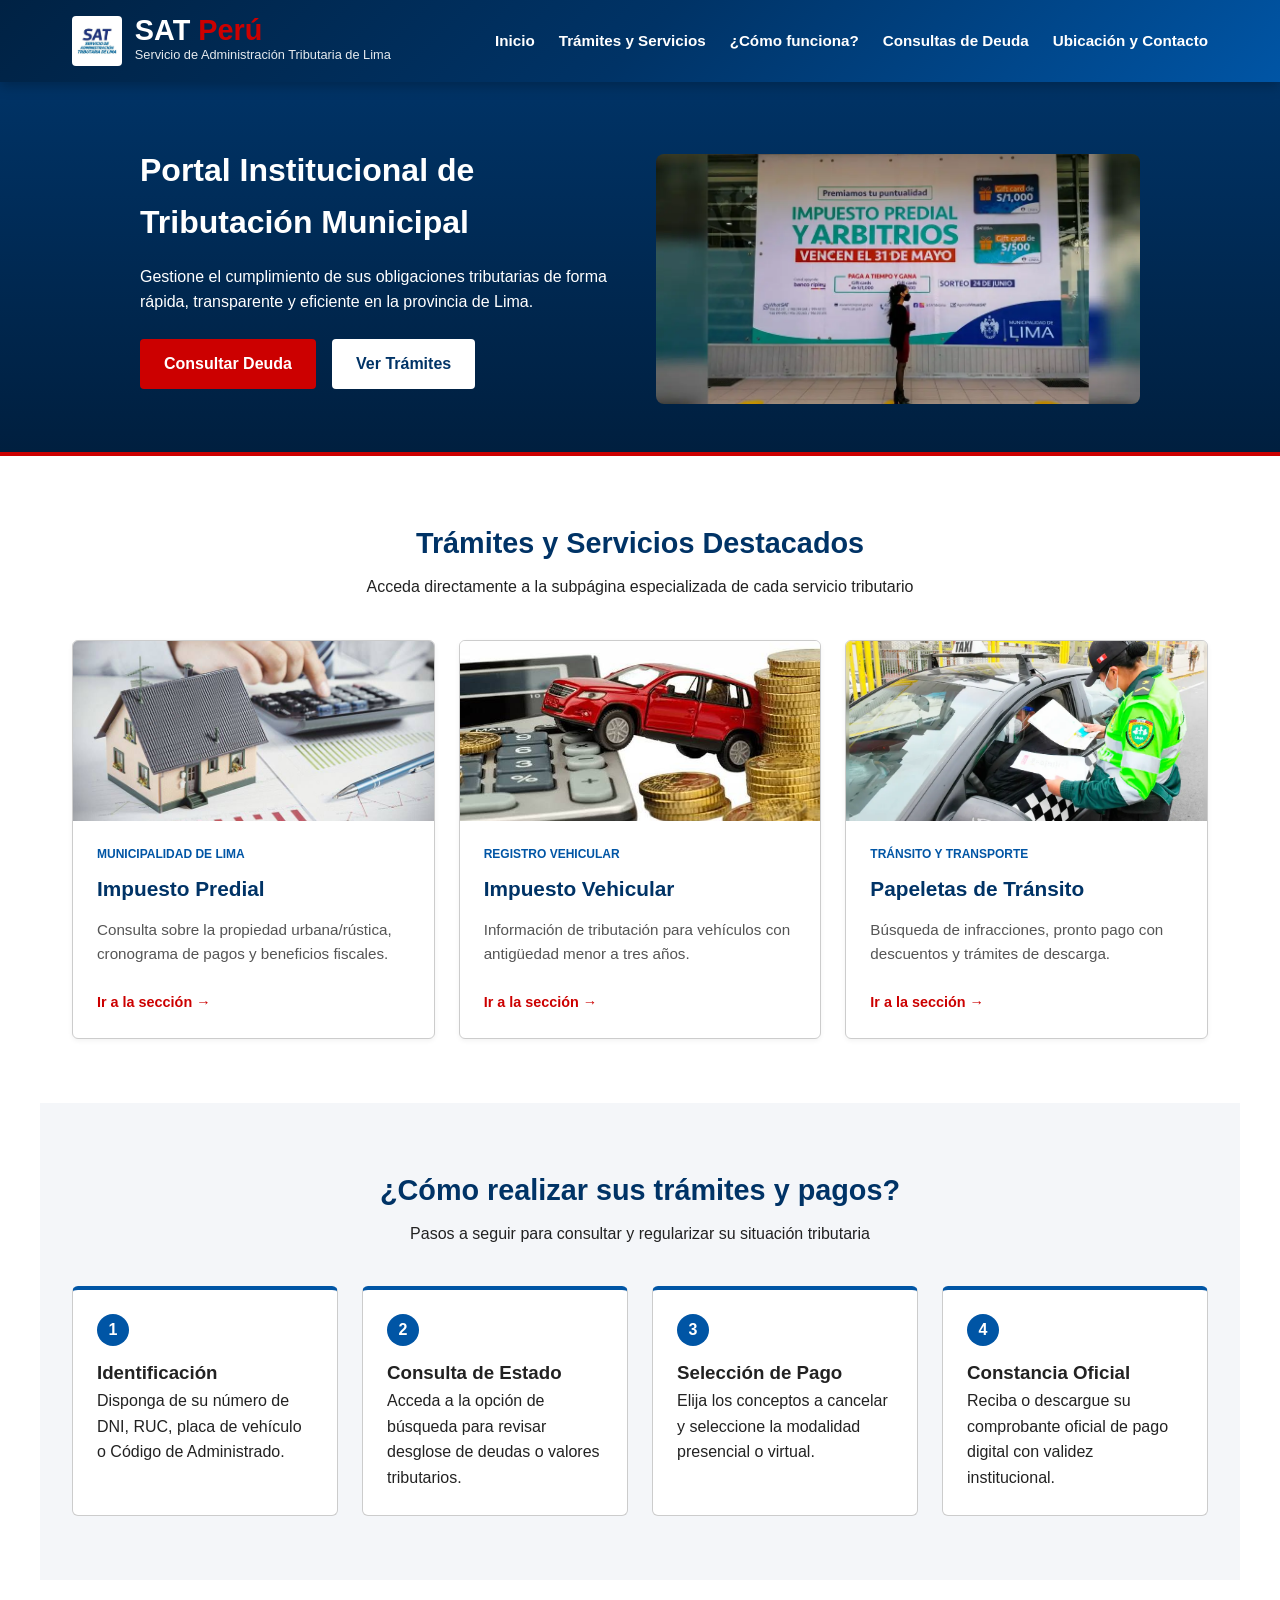
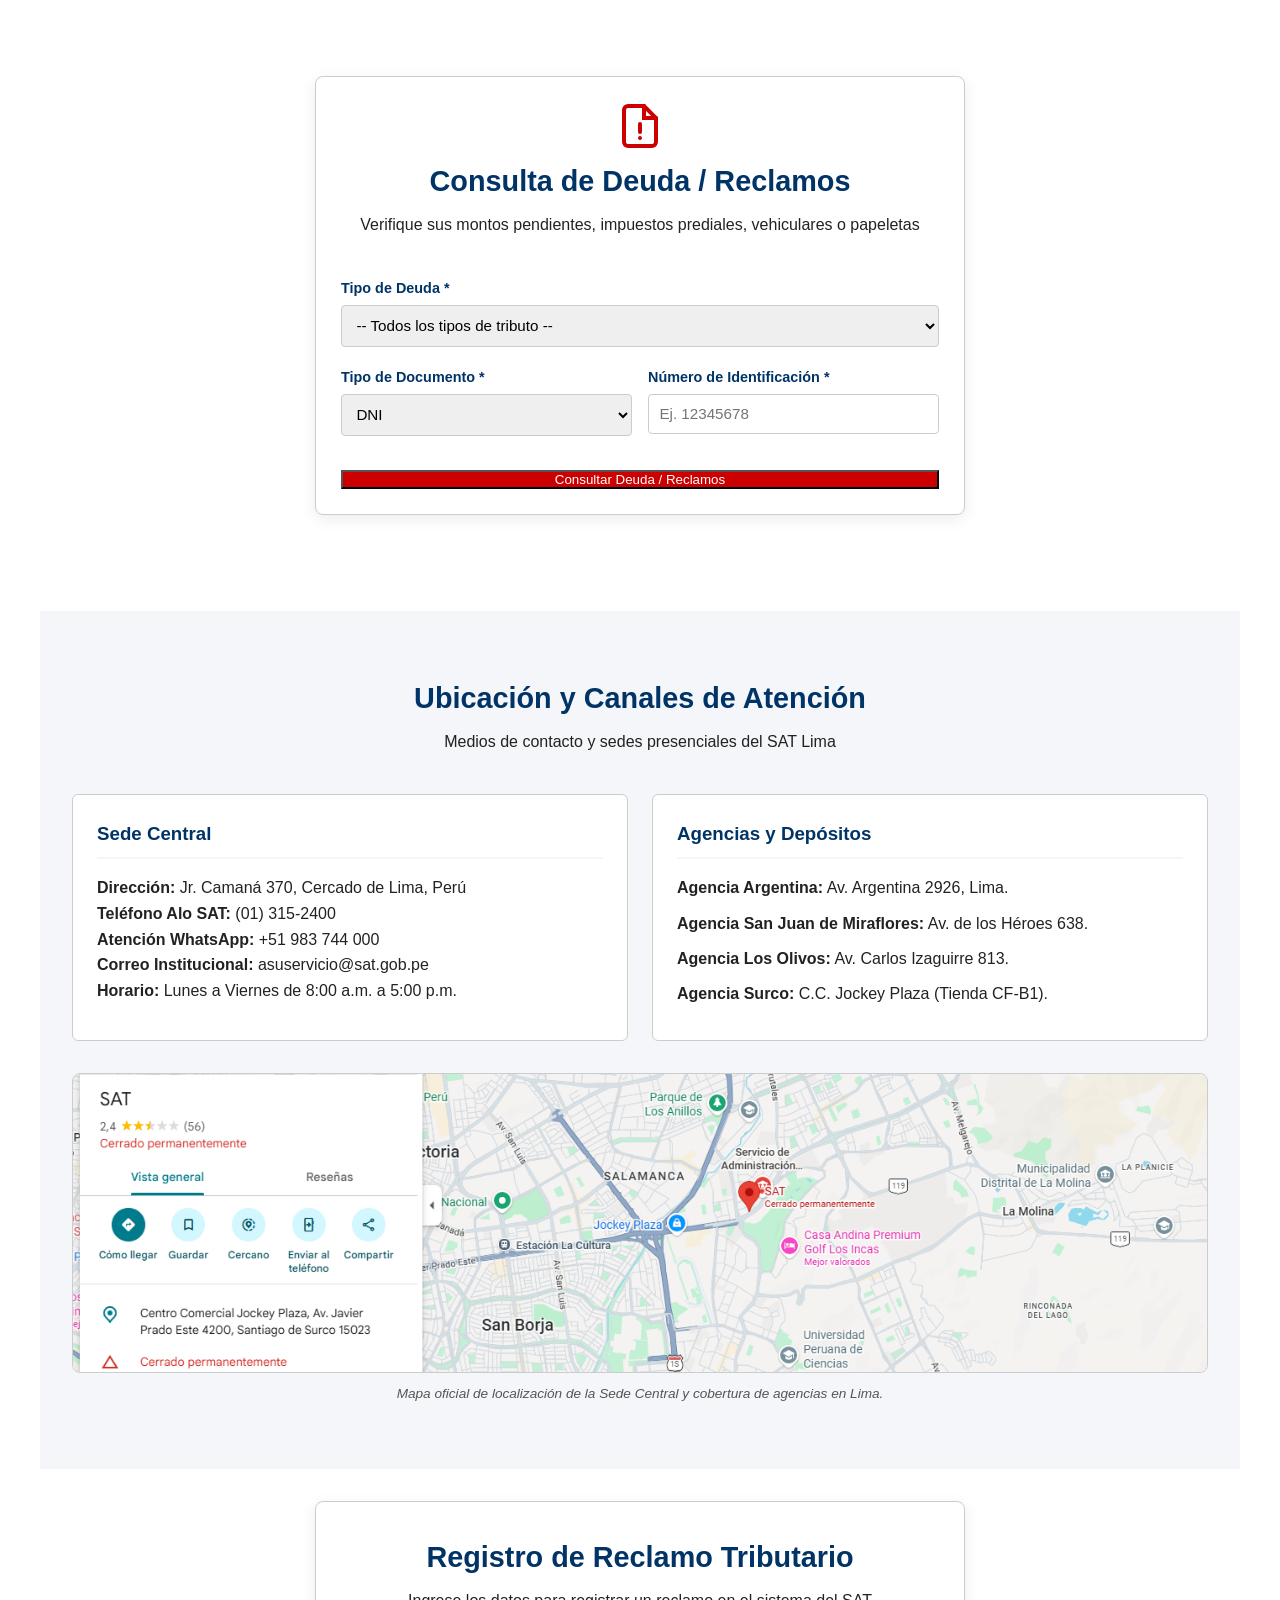
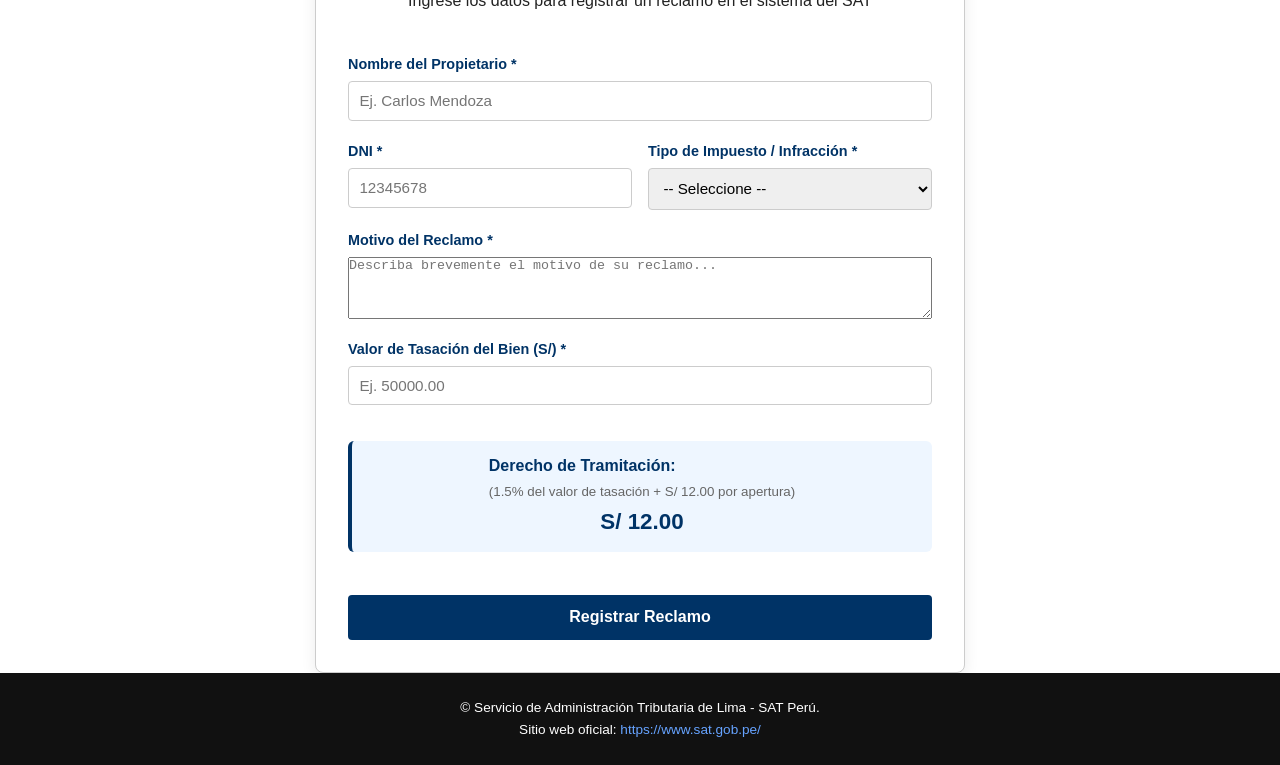
<file: index.html>
<!DOCTYPE html>
<html lang="es">
<head>
    <meta charset="UTF-8">
    <meta name="viewport" content="width=device-width, initial-scale=1.0">
    <meta name="description" content="Servicio de Administración Tributaria de Lima - SAT Perú. Portal de trámites y tributación municipal.">
    <title>SAT Perú - Servicio de Administración Tributaria de Lima</title>
    <link rel="stylesheet" href="css/styles.css">
</head>
<body>

    <!-- Encabezado y Navegación Principal -->
    <header class="main-header">
        <div class="header-container">
            <div class="brand">
                <div class="img-container logo-container">
                    <img src="img/SAT_logo.jpg" alt="Logo SAT Perú" class="adaptive-img">
                </div>
                <div>
                    <h1>SAT <span>Perú</span></h1>
                    <p class="tagline">Servicio de Administración Tributaria de Lima</p>
                </div>
            </div>
            <nav class="main-nav">
    <ul>
        <li><a href="index.html">Inicio</a></li>
        <li><a href="#servicios">Trámites y Servicios</a></li>
        <li><a href="#como-funciona">¿Cómo funciona?</a></li>
        <li><a href="#consultas">Consultas de Deuda</a></li>
        <li><a href="#contacto">Ubicación y Contacto</a></li>
        <!-- NUEVO: Enlace dinámico al Panel -->
        <li id="item-panel" style="display: none;"><a href="panel.html" style="color: #ffc107; font-weight: bold;">Panel de Gestión</a></li>
    </ul>
    <div id="user-info"></div>
</nav>
        </div>
    </header>

    <main>
        <!-- 1. INICIO: Hero Banner con <picture> adaptativo -->
        <section id="inicio" class="hero-section">
            <div class="hero-container">
                <div class="hero-content">
                    <h2>Portal Institucional de Tributación Municipal</h2>
                    <p>Gestione el cumplimiento de sus obligaciones tributarias de forma rápida, transparente y eficiente en la provincia de Lima.</p>
                    <div class="hero-buttons">
                        <a href="#consultas" class="btn btn-primary">Consultar Deuda</a>
                        <a href="#servicios" class="btn btn-secondary">Ver Trámites</a>
                    </div>
                </div>
                <!-- Requerimiento: Imagen adaptativa usando <picture> -->
                <div class="img-container hero-img-container">
                    <picture>
                        <source media="(max-width: 600px)" srcset="img/BannerInicio.jpg">
                        <img src="img/BannerInicio.jpg" alt="Banner Principal SAT" class="adaptive-img">
                    </picture>
                </div>
            </div>
        </section>

        <!-- 2. SERVICIOS / TRÁMITES -->
        <section id="servicios" class="section-container">
            <div class="section-title">
                <h2>Trámites y Servicios Destacados</h2>
                <p>Acceda directamente a la subpágina especializada de cada servicio tributario</p>
            </div>

            <div class="services-nav-grid">
                <a href="ImpuestoPredial.html" class="nav-card">
                    <div class="img-container card-img-container">
                        <img src="img/ImpuestoPredial.jpg" alt="Imagen Impuesto Predial" class="adaptive-img">
                    </div>
                    <div class="card-body">
                        <span class="card-tag">Municipalidad de Lima</span>
                        <h3>Impuesto Predial</h3>
                        <p>Consulta sobre la propiedad urbana/rústica, cronograma de pagos y beneficios fiscales.</p>
                        <span class="card-link">Ir a la sección &rarr;</span>
                    </div>
                </a>

                <a href="ImpuestoVehicular.html" class="nav-card">
                    <div class="img-container card-img-container">
                        <img src="img/ImpuestoVehicular.jpg" alt="Imagen Impuesto Vehicular" class="adaptive-img">
                    </div>
                    <div class="card-body">
                        <span class="card-tag">Registro Vehicular</span>
                        <h3>Impuesto Vehicular</h3>
                        <p>Información de tributación para vehículos con antigüedad menor a tres años.</p>
                        <span class="card-link">Ir a la sección &rarr;</span>
                    </div>
                </a>

                <a href="Papeletas.html" class="nav-card">
                    <div class="img-container card-img-container">
                        <img src="img/Papeletas.jpg" alt="Imagen Papeletas de Tránsito" class="adaptive-img">
                    </div>
                    <div class="card-body">
                        <span class="card-tag">Tránsito y Transporte</span>
                        <h3>Papeletas de Tránsito</h3>
                        <p>Búsqueda de infracciones, pronto pago con descuentos y trámites de descarga.</p>
                        <span class="card-link">Ir a la sección &rarr;</span>
                    </div>
                </a>


            </div>
        </section>

        <!-- 3. CÓMO FUNCIONA -->
        <section id="como-funciona" class="section-container bg-light">
            <div class="section-title">
                <h2>¿Cómo realizar sus trámites y pagos?</h2>
                <p>Pasos a seguir para consultar y regularizar su situación tributaria</p>
            </div>
            <div class="steps-grid">
                <div class="step-card">
                    <span class="step-number">1</span>
                    <h3>Identificación</h3>
                    <p>Disponga de su número de DNI, RUC, placa de vehículo o Código de Administrado.</p>
                </div>
                <div class="step-card">
                    <span class="step-number">2</span>
                    <h3>Consulta de Estado</h3>
                    <p>Acceda a la opción de búsqueda para revisar desglose de deudas o valores tributarios.</p>
                </div>
                <div class="step-card">
                    <span class="step-number">3</span>
                    <h3>Selección de Pago</h3>
                    <p>Elija los conceptos a cancelar y seleccione la modalidad presencial o virtual.</p>
                </div>
                <div class="step-card">
                    <span class="step-number">4</span>
                    <h3>Constancia Oficial</h3>
                    <p>Reciba o descargue su comprobante oficial de pago digital con validez institucional.</p>
                </div>
            </div>
        </section>

<!-- 4. RF-33.1 FORMULARIO Y RF-33.2 TABLA DE RESULTADOS (ENSANCHADO CON BOTÓN PAGAR) -->
<section id="consultas" class="section-container" style="max-width: 1000px; margin: 2rem auto; width: 95%;">
    <div class="form-wrapper" style="width: 100%; box-sizing: border-box; padding: 25px;">
        <div class="section-title">
            <div class="svg-alert-icon">
                <svg viewBox="0 0 24 24" width="48" height="48" fill="none" stroke="currentColor" stroke-width="2" stroke-linecap="round">
                    <path d="M14 2H6a2 2 0 0 0-2 2v16a2 2 0 0 0 2 2h12a2 2 0 0 0 2-2V8z"></path>
                    <polyline points="14 2 14 8 20 8"></polyline>
                    <line x1="12" y1="18" x2="12.01" y2="18" class="pulse-dot"></line>
                    <line x1="12" y1="11" x2="12" y2="15"></line>
                </svg>
            </div>
            <h2>Consulta de Deuda / Reclamos</h2>
            <p>Verifique sus montos pendientes, impuestos prediales, vehiculares o papeletas</p>
        </div>

        <form id="form-consulta" class="sat-form">
            <div class="form-group">
                <label for="consulta-tipo">Tipo de Deuda *</label>
                <select id="consulta-tipo" name="tipo-deuda" required class="form-control">
                    <option value="TODOS">-- Todos los tipos de tributo --</option>
                    <option value="Impuesto Predial">Impuesto Predial</option>
                    <option value="Impuesto Vehicular">Impuesto Vehicular</option>
                    <option value="Papeleta">Papeletas de Tránsito</option>
                </select>
            </div>

            <div class="form-row">
                <div class="form-group">
                    <label for="consulta-doc-tipo">Tipo de Documento *</label>
                    <select id="consulta-doc-tipo" name="tipo-doc" required class="form-control">
                        <option value="dni">DNI</option>
                    </select>
                </div>
                <div class="form-group">
                    <label for="consulta-dni">Número de Identificación *</label>
                    <input type="text" id="consulta-dni" class="form-control" placeholder="Ej. 12345678" required maxlength="8">
                </div>
            </div>

            <button type="submit" class="btn-primary" style="width: 100%; margin-top: 15px;">Consultar Deuda / Reclamos</button>
        </form>

        <!-- Tabla de Resultados Ensanchada con Comprobante -->
        <div id="resultado-busqueda-container" style="margin-top: 35px; display: none;">
            <h3 style="color: #003366; margin-bottom: 15px; font-size: 1.2rem;">Sus Reclamos Registrados</h3>
            <div class="tabla-container" style="overflow-x: auto; width: 100%; border-radius: 6px; box-shadow: 0 2px 8px rgba(0,0,0,0.1);">
                <table class="tabla-reclamos" style="width: 100%; border-collapse: collapse; background-color: #ffffff; text-align: left; font-size: 0.95rem;">
    <thead>
        <tr style="background-color: #003366; color: white;">
            <th style="padding: 12px 16px;">Código</th>
            <th style="padding: 12px 16px;">Tipo Impuesto</th>
            <th style="padding: 12px 16px;">Motivo</th>
            <th style="padding: 12px 16px;">Monto (S/)</th>
            <th style="padding: 12px 16px;">Estado</th>
            <th style="padding: 12px 16px;">Comprobante</th>
            <th style="padding: 12px 16px;">Fecha</th>
            <th style="padding: 12px 16px; text-align: center;">Acciones</th>
        </tr>
    </thead>
    <tbody id="tbody-resultados-consulta">
        <!-- Contenido dinámico renderizado por main.js -->
    </tbody>
</table>
            </div>
        </div>
    </div>
</section>
        

        <!-- 5. UBICACIÓN Y CONTACTO con <figure> + <figcaption> -->
        <section id="contacto" class="section-container bg-light">
            <div class="section-title">
                <h2>Ubicación y Canales de Atención</h2>
                <p>Medios de contacto y sedes presenciales del SAT Lima</p>
            </div>
            <div class="contact-grid">
                <div class="contact-info">
                    <h3>Sede Central</h3>
                    <p><strong>Dirección:</strong> Jr. Camaná 370, Cercado de Lima, Perú</p>
                    <p><strong>Teléfono Alo SAT:</strong> (01) 315-2400</p>
                    <p><strong>Atención WhatsApp:</strong> +51 983 744 000</p>
                    <p><strong>Correo Institucional:</strong> asuservicio@sat.gob.pe</p>
                    <p><strong>Horario:</strong> Lunes a Viernes de 8:00 a.m. a 5:00 p.m.</p>
                </div>
                <div class="contact-branches">
                    <h3>Agencias y Depósitos</h3>
                    <ul>
                        <li><strong>Agencia Argentina:</strong> Av. Argentina 2926, Lima.</li>
                        <li><strong>Agencia San Juan de Miraflores:</strong> Av. de los Héroes 638.</li>
                        <li><strong>Agencia Los Olivos:</strong> Av. Carlos Izaguirre 813.</li>
                        <li><strong>Agencia Surco:</strong> C.C. Jockey Plaza (Tienda CF-B1).</li>
                    </ul>
                </div>
            </div>

            <!-- Requerimiento: Bloque <figure> + <figcaption> -->
            <figure class="map-figure">
                <div class="img-container map-img-container">
                    <img src="img/Ubicacion.png" alt="Mapa de ubicación Sede Central SAT" class="adaptive-img">
                </div>
                <figcaption>Mapa oficial de localización de la Sede Central y cobertura de agencias en Lima.</figcaption>
            </figure>
        </section>
    </main>


    <!-- FORMULARIO DE REGISTRO DE RECLAMO TRIBUTARIO (RF-33.4) -->
<section class="section-container form-wrapper" style="margin-top: 2rem;">
    <div class="section-title">
        <h2>Registro de Reclamo Tributario</h2>
        <p>Ingrese los datos para registrar un reclamo en el sistema del SAT</p>
    </div>

    <form id="form-reclamo" class="sat-form">
        <div class="form-group">
            <label for="reclamo-nombre">Nombre del Propietario *</label>
            <input type="text" id="reclamo-nombre" required placeholder="Ej. Carlos Mendoza">
        </div>

        <div class="form-row">
            <div class="form-group">
                <label for="reclamo-dni">DNI *</label>
                <input type="text" id="reclamo-dni" maxlength="8" required placeholder="12345678">
            </div>
            <div class="form-group">
    <label for="reclamo-tipo">Tipo de Impuesto / Infracción *</label>
    <select id="reclamo-tipo" required>
        <option value="">-- Seleccione --</option>
        <option value="Predial">Impuesto Predial</option>
        <option value="Vehicular">Impuesto Vehicular</option>
        <option value="Papeleta">Papeleta de Tránsito</option>
    </select>
</div>
        </div>

        <div class="form-group">
            <label for="reclamo-motivo">Motivo del Reclamo *</label>
            <textarea id="reclamo-motivo" rows="4" required placeholder="Describa brevemente el motivo de su reclamo..."></textarea>
        </div>

        <!-- NUEVOS CAMPOS: VALOR DE TASACIÓN Y DERECHO DE TRAMITACIÓN -->
        <div class="form-group">
            <label for="valor_tasacion">Valor de Tasación del Bien (S/) *</label>
            <input type="number" id="valor_tasacion" name="valor_tasacion" step="0.01" min="0" required placeholder="Ej. 50000.00">
        </div>

        <!-- CUADRO RESUMEN DEL CÁLCULO EN TIEMPO REAL -->
        <div class="form-group" style="background-color: #eef6ff; border-left: 4px solid #003366; padding: 12px 15px; border-radius: 6px; display: flex; justify-content: space-between; align-items: center; margin-top: 1rem;">
            <div>
                <strong style="color: #003366; display: block;">Derecho de Tramitación:</strong>
                <small style="color: #666;">(1.5% del valor de tasación + S/ 12.00 por apertura)</small>
            </div>
            <div id="monto_calculado_display" style="font-size: 1.4rem; font-weight: bold; color: #003366;">
                S/ 12.00
            </div>
        </div>

        <!-- Campo oculto del monto calculado para enviar a la BD -->
        <input type="hidden" id="monto_calculado" name="monto_calculado" value="12.00">

        <!-- BOTÓN AZUL ORIGINAL -->
        <button type="submit" class="btn btn-submit animated-btn" style="margin-top: 1.5rem;">
            <span>Registrar Reclamo</span>
        </button>
    </form>

    <!-- MENSAJE Y CÓDIGO DE SEGUIMIENTO GENERADO -->
    <div id="reclamo-resultado" class="results-container" style="display: none; margin-top: 1.5rem;">
        <div class="mock-alert-message">
            <span class="check-icon">&#10004;</span>
            <div>
                <strong>¡Reclamo Guardado en la Base de Datos!</strong>
                <p>Su código de seguimiento asignado es: <b id="codigo-generado" style="font-size: 1.1rem; color: #003366;"></b></p>
            </div>
        </div>
    </div>
</section>

<!-- IMPORTACIÓN DEL SCRIPT TARIFARIO -->
<script src="js/tarifario.js"></script>

<footer class="main-footer">
        <div class="footer-container">
            <p>&copy; Servicio de Administración Tributaria de Lima - SAT Perú.</p>
            <p>Sitio web oficial: <a href="https://www.sat.gob.pe/" target="_blank" rel="noopener noreferrer">https://www.sat.gob.pe/</a></p>
        </div>
    </footer>

<!-- Conexión del script de registro -->
<script type="module" src="js/registro.js"></script>
    <!-- Script de JavaScript para simulación e interacción -->
    <script type="module" src="js/main.js"></script>
<script type="module">
    import { verificarSesion } from './js/auth.js';

    document.addEventListener('DOMContentLoaded', () => {
        const usuarioGuardado = sessionStorage.getItem('usuario');
        
        if (usuarioGuardado) {
            const usuario = JSON.parse(usuarioGuardado);
            // Si el rol es admin o empleado, se muestra el enlace al Panel de Gestión
            if (usuario.rol === 'admin' || usuario.rol === 'empleado') {
                const itemPanel = document.getElementById('item-panel');
                if (itemPanel) itemPanel.style.display = 'inline-block';
            }
        }
    });
</script>
</body>
</html>
</file>
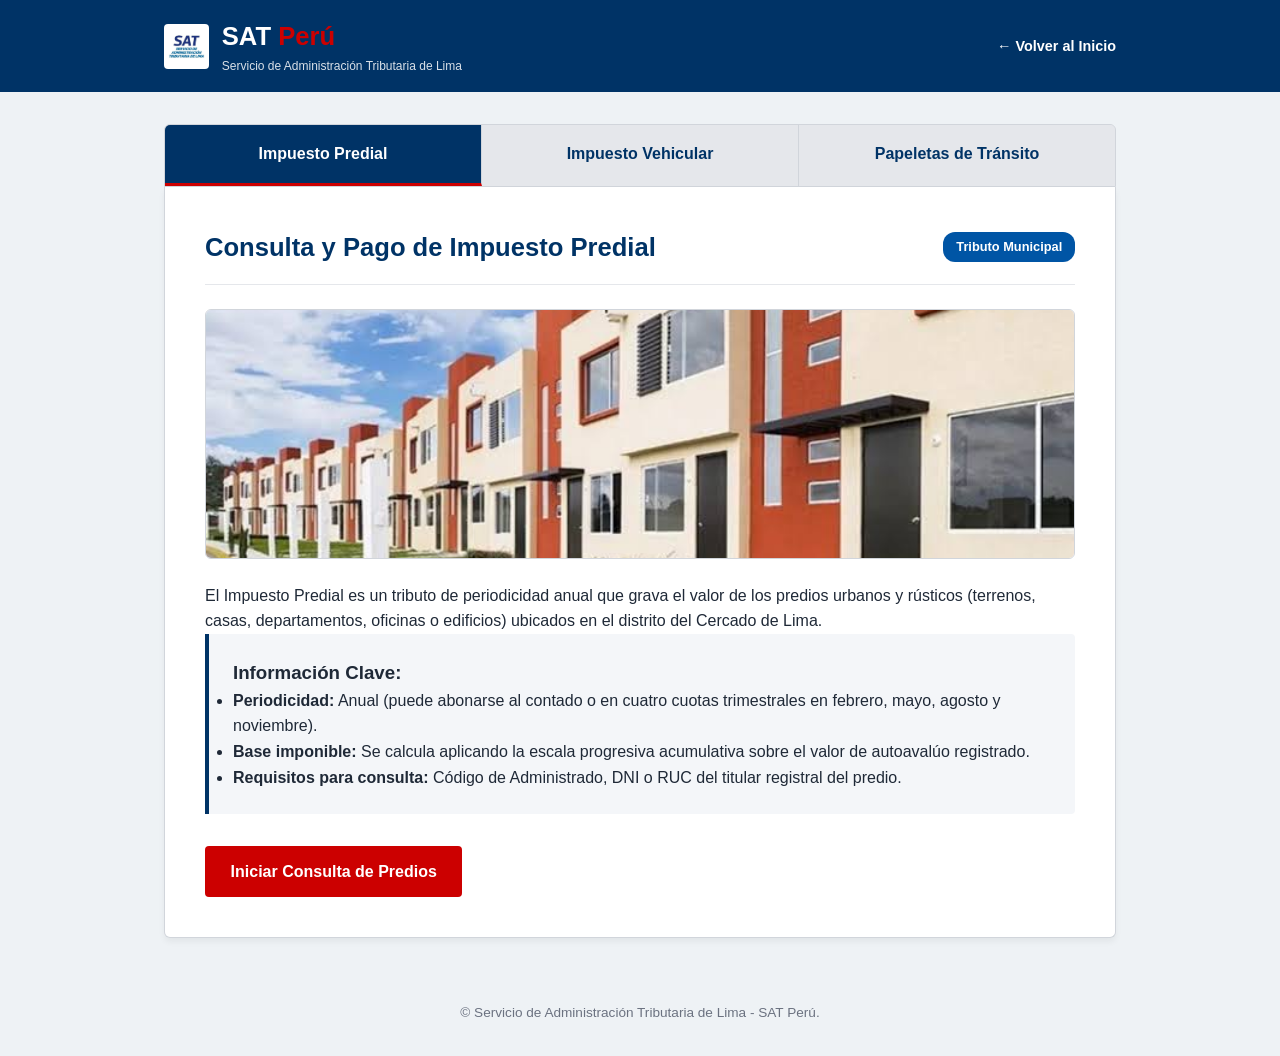
<file: ImpuestoPredial.html>
<!DOCTYPE html>
<html lang="es">
<head>
    <meta charset="UTF-8">
    <meta name="viewport" content="width=device-width, initial-scale=1.0">
    <title>Consulta y Pago de Impuesto Predial - SAT Perú</title>
    <link rel="stylesheet" href="css/ImpuestoPredial.css">
</head>
<body>

    <header class="sub-header">
        <div class="header-container">
            <div class="brand">
                <div class="img-container logo-container">
                    <img src="img/SAT_logo.jpg" alt="Logo SAT" class="adaptive-img">
                </div>
                <div>
                    <h1>SAT <span>Perú</span></h1>
                    <p class="tagline">Servicio de Administración Tributaria de Lima</p>
                </div>
            </div>
            <nav class="sub-nav">
                <a href="index.html">&larr; Volver al Inicio</a>
            </nav>
        </div>
    </header>

    <main class="page-container">
        <!-- Submenú de Navegación de Trámites -->
        <nav class="subpages-tabs">
            <a href="ImpuestoPredial.html" class="tab-item active">Impuesto Predial</a>
            <a href="ImpuestoVehicular.html" class="tab-item">Impuesto Vehicular</a>
            <a href="Papeletas.html" class="tab-item">Papeletas de Tránsito</a>
        </nav>

        <!-- Tarjeta de Contenido Principal -->
        <section class="content-card">
            <header class="card-header">
                <h2>Consulta y Pago de Impuesto Predial</h2>
                <span class="badge">Tributo Municipal</span>
            </header>

            <!-- Imagen Descriptiva de la Sección -->
            <div class="img-container detail-img-container">
                <img src="img/PredioUrbano.jpg" alt="Predio Urbano / Vivienda" class="adaptive-img">
            </div>

            <p class="description">
                El Impuesto Predial es un tributo de periodicidad anual que grava el valor de los predios urbanos y rústicos (terrenos, casas, departamentos, oficinas o edificios) ubicados en el distrito del Cercado de Lima.
            </p>

            <div class="info-box">
                <h3>Información Clave:</h3>
                <ul>
                    <li><strong>Periodicidad:</strong> Anual (puede abonarse al contado o en cuatro cuotas trimestrales en febrero, mayo, agosto y noviembre).</li>
                    <li><strong>Base imponible:</strong> Se calcula aplicando la escala progresiva acumulativa sobre el valor de autoavalúo registrado.</li>
                    <li><strong>Requisitos para consulta:</strong> Código de Administrado, DNI o RUC del titular registral del predio.</li>
                </ul>
            </div>

            <div class="action-container">
                <a href="index.html#consultas" class="btn btn-danger">Iniciar Consulta de Predios</a>
            </div>
        </section>
    </main>

    <footer class="main-footer">
        <p>&copy; Servicio de Administración Tributaria de Lima - SAT Perú.</p>
    </footer>

</body>
</html>
</file>
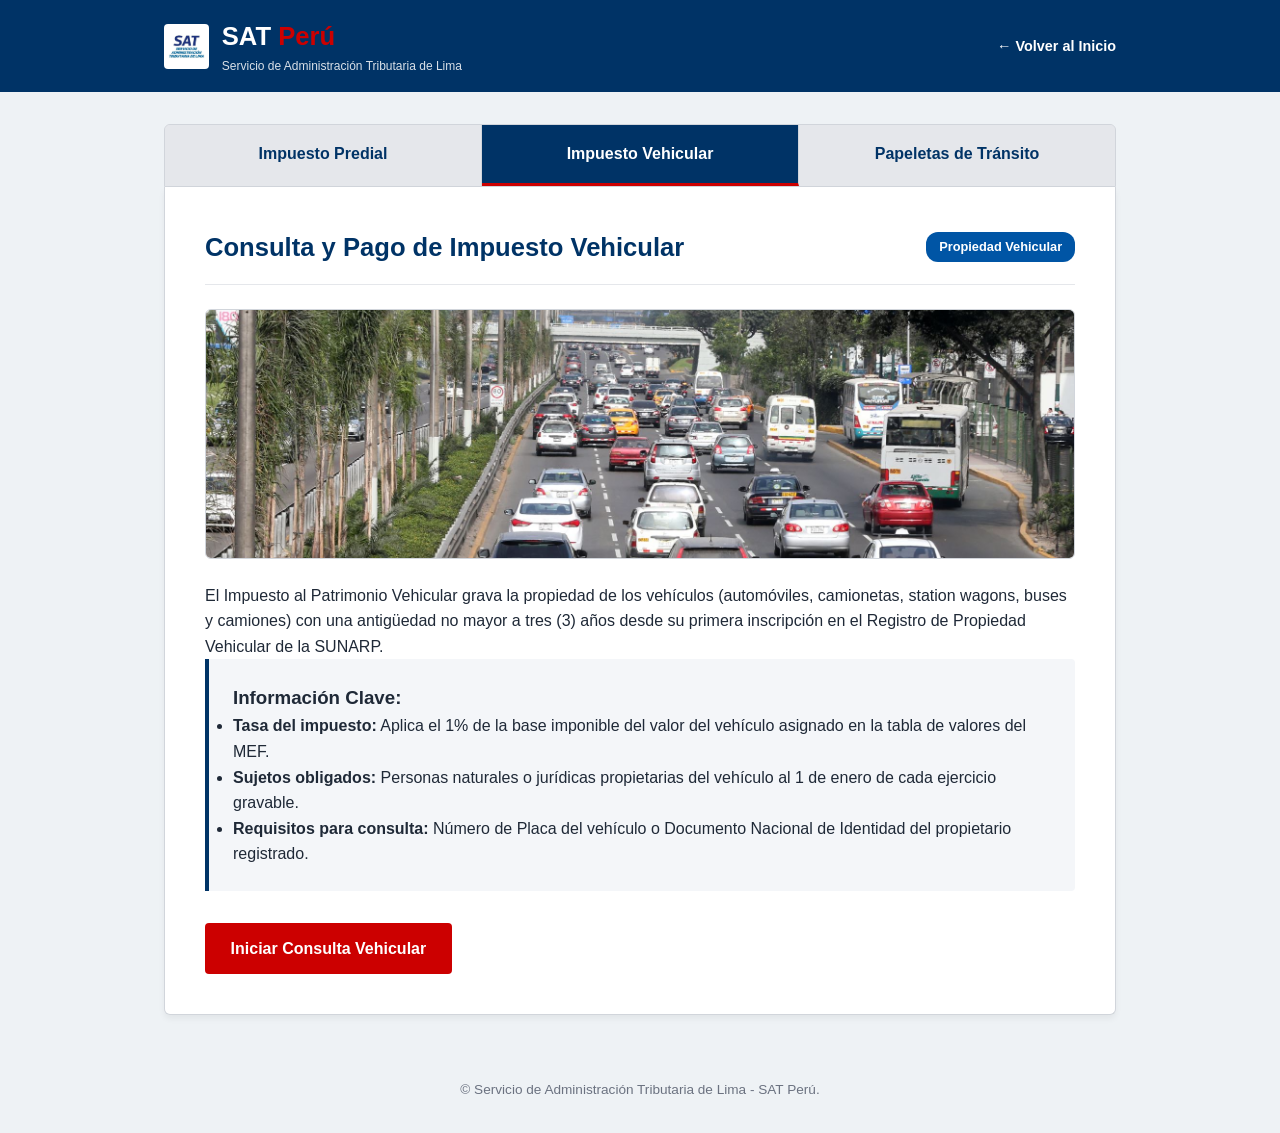
<file: ImpuestoVehicular.html>
<!DOCTYPE html>
<html lang="es">
<head>
    <meta charset="UTF-8">
    <meta name="viewport" content="width=device-width, initial-scale=1.0">
    <title>Consulta y Pago de Impuesto Vehicular - SAT Perú</title>
    <link rel="stylesheet" href="css/ImpuestoVehicular.css">
</head>
<body>

    <header class="sub-header">
        <div class="header-container">
            <div class="brand">
                <div class="img-container logo-container">
                    <img src="img/SAT_logo.jpg" alt="Logo SAT" class="adaptive-img">
                </div>
                <div>
                    <h1>SAT <span>Perú</span></h1>
                    <p class="tagline">Servicio de Administración Tributaria de Lima</p>
                </div>
            </div>
            <nav class="sub-nav">
                <a href="index.html">&larr; Volver al Inicio</a>
            </nav>
        </div>
    </header>

    <main class="page-container">
        <!-- Submenú de Navegación de Trámites -->
        <nav class="subpages-tabs">
            <a href="ImpuestoPredial.html" class="tab-item">Impuesto Predial</a>
            <a href="ImpuestoVehicular.html" class="tab-item active">Impuesto Vehicular</a>
            <a href="Papeletas.html" class="tab-item">Papeletas de Tránsito</a>
        </nav>

        <!-- Tarjeta de Contenido Principal -->
        <section class="content-card">
            <header class="card-header">
                <h2>Consulta y Pago de Impuesto Vehicular</h2>
                <span class="badge">Propiedad Vehicular</span>
            </header>

            <!-- Imagen Descriptiva de la Sección -->
            <div class="img-container detail-img-container">
                <img src="img/ParqueAutomotor.jpg" alt="Vehículo o parque automotor" class="adaptive-img">
            </div>

            <p class="description">
                El Impuesto al Patrimonio Vehicular grava la propiedad de los vehículos (automóviles, camionetas, station wagons, buses y camiones) con una antigüedad no mayor a tres (3) años desde su primera inscripción en el Registro de Propiedad Vehicular de la SUNARP.
            </p>

            <div class="info-box">
                <h3>Información Clave:</h3>
                <ul>
                    <li><strong>Tasa del impuesto:</strong> Aplica el 1% de la base imponible del valor del vehículo asignado en la tabla de valores del MEF.</li>
                    <li><strong>Sujetos obligados:</strong> Personas naturales o jurídicas propietarias del vehículo al 1 de enero de cada ejercicio gravable.</li>
                    <li><strong>Requisitos para consulta:</strong> Número de Placa del vehículo o Documento Nacional de Identidad del propietario registrado.</li>
                </ul>
            </div>

            <div class="action-container">
                <a href="index.html#consultas" class="btn btn-danger">Iniciar Consulta Vehicular</a>
            </div>
        </section>
    </main>

    <footer class="main-footer">
        <p>&copy; Servicio de Administración Tributaria de Lima - SAT Perú.</p>
    </footer>

</body>
</html>
</file>
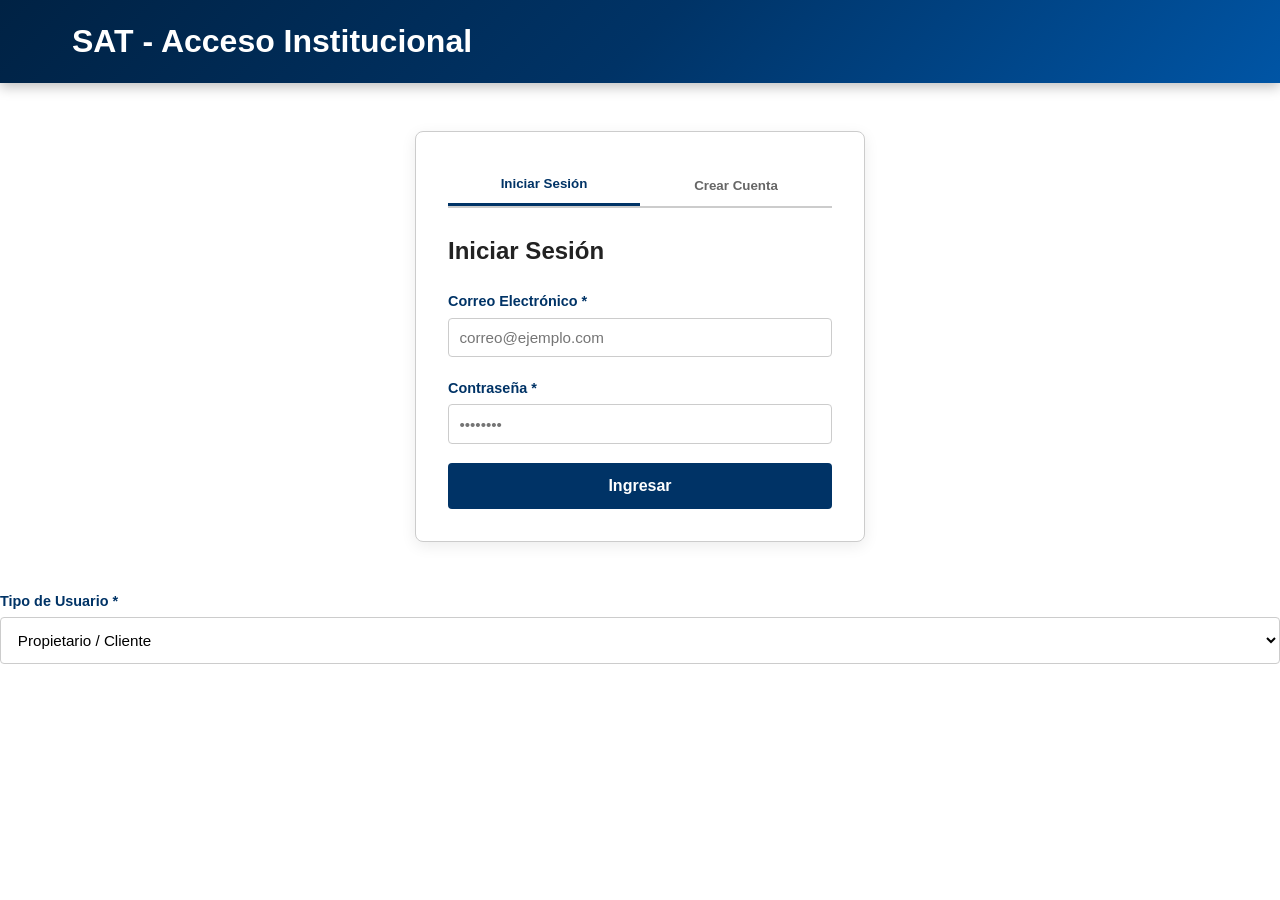
<file: login.html>
<!DOCTYPE html>
<html lang="es">
<head>
    <meta charset="UTF-8">
    <meta name="viewport" content="width=device-width, initial-scale=1.0">
    <title>SAT Perú - Autenticación de Usuario</title>
    <link rel="stylesheet" href="css/styles.css">
</head>
<body>
    <header class="main-header">
        <div class="header-container">
            <div class="logo-area">
                <h1>SAT - Acceso Institucional</h1>
            </div>
        </div>
    </header>

    <main class="main-content">
        <section class="section-container form-wrapper" style="max-width: 450px; margin: 3rem auto;">
            <div class="auth-tabs">
                <button type="button" id="tab-login" class="auth-tab active">Iniciar Sesión</button>
                <button type="button" id="tab-register" class="auth-tab">Crear Cuenta</button>
            </div>

            <!-- FORMULARIO DE INICIO DE SESIÓN -->
            <form id="form-login" class="sat-form">
                <h2>Iniciar Sesión</h2>
                <div class="form-group">
                    <label for="login-correo">Correo Electrónico *</label>
                    <input type="email" id="login-correo" required placeholder="correo@ejemplo.com">
                </div>
                <div class="form-group">
                    <label for="login-password">Contraseña *</label>
                    <input type="password" id="login-password" required placeholder="••••••••">
                </div>
                <button type="submit" class="btn btn-submit animated-btn">
                    <span>Ingresar</span>
                </button>
            </form>

            <!-- FORMULARIO DE REGISTRO -->
            <form id="form-register" class="sat-form" style="display: none;">
                <h2>Crear Cuenta</h2>
                <div class="form-group">
                    <label for="reg-nombre">Nombre Completo *</label>
                    <input type="text" id="reg-nombre" required placeholder="Juan Pérez">
                </div>
                <div class="form-group">
                    <label for="reg-correo">Correo Electrónico *</label>
                    <input type="email" id="reg-correo" required placeholder="correo@ejemplo.com">
                </div>
                <div class="form-group">
                    <label for="reg-password">Contraseña *</label>
                    <input type="password" id="reg-password" required placeholder="••••••••">
                </div>
                <button type="submit" class="btn btn-submit animated-btn">
                    <span>Registrarse</span>
                </button>
            </form>

            <div id="auth-msg" class="mock-alert-message" style="display: none; margin-top: 1rem;"></div>
        </section>

        <div class="form-group">
    <label for="reg-rol">Tipo de Usuario *</label>
    <select id="reg-rol" required style="width: 100%; padding: 0.8rem; border: 1px solid #ccc; border-radius: 4px; background: #fff;">
        <option value="cliente">Propietario / Cliente</option>
        <option value="empleado">Empleado</option>
        <option value="admin">Administrador</option>
    </select>
</div>
    </main>

<script type="module" src="js/login.js"></script>
</body>
</html>
</file>
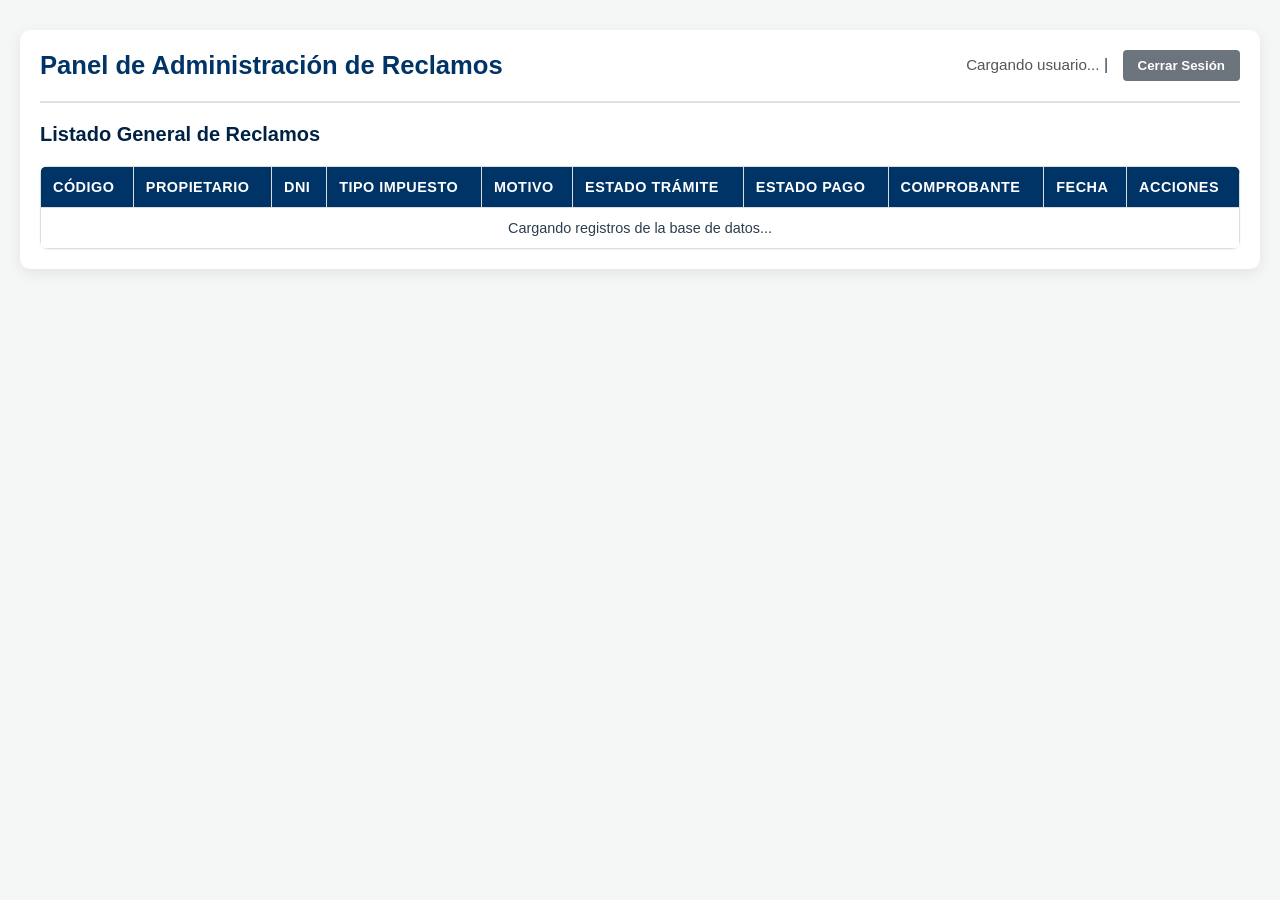
<file: panel.html>
<!DOCTYPE html>
<html lang="es">
<head>
    <meta charset="UTF-8">
    <meta name="viewport" content="width=device-width, initial-scale=1.0">
    <title>Panel de Gestión - Reclamos Tributarios</title>
    <link rel="stylesheet" href="css/panel.css">
    <style>
        .panel-container { max-width: 1200px; margin: 30px auto; padding: 20px; }
        .header-panel { display: flex; justify-content: space-between; align-items: center; margin-bottom: 20px; }
        .tabla-reclamos { width: 100%; border-collapse: collapse; margin-top: 20px; background: #fff; }
        .tabla-reclamos th, .tabla-reclamos td { padding: 12px; border: 1px solid #ddd; text-align: left; }
        .tabla-reclamos th { background-color: #003366; color: white; }
        .badge { padding: 4px 8px; border-radius: 4px; font-weight: bold; font-size: 0.85em; }
        .badge-registrado { background-color: #ffeeba; color: #856404; }
        .badge-atendido { background-color: #d4edda; color: #155724; }
        .badge-rechazado { background-color: #f8d7da; color: #721c24; }
        /* Badges de Estado de Pago */
        .badge-pago { padding: 4px 8px; border-radius: 4px; font-weight: bold; font-size: 0.85em; display: inline-block; }
        .badge-pendiente { background-color: #fff3cd; color: #856404; border: 1px solid #ffeeba; }
        .badge-pagado { background-color: #d4edda; color: #155724; border: 1px solid #c3e6cb; }
        .btn-accion { padding: 6px 10px; margin-right: 5px; cursor: pointer; border: none; border-radius: 3px; }
        .btn-editar { background-color: #ffc107; color: #000; }
        .btn-eliminar { background-color: #dc3545; color: #fff; }
        .btn-logout { background-color: #6c757d; color: white; padding: 8px 15px; border-radius: 4px; cursor: pointer; border: none; }
    </style>
</head>
<body>

    <div class="panel-container">
        <div class="header-panel">
            <h2>Panel de Administración de Reclamos</h2>
            <div>
                <span id="info-usuario">Cargando usuario...</span> | 
                <button id="btn-cerrar-sesion" class="btn-logout">Cerrar Sesión</button>
            </div>
        </div>

        <h3>Listado General de Reclamos</h3>

        <table class="tabla-reclamos">
            <thead>
                <tr>
                    <th>Código</th>
                    <th>Propietario</th>
                    <th>DNI</th>
                    <th>Tipo Impuesto</th>
                    <th>Motivo</th>
                    <th>Estado Trámite</th>
                    <th>Estado Pago</th>
                    <th>Comprobante</th>
                    <th>Fecha</th>
                    <th>Acciones</th>
                </tr>
            </thead>
            <tbody id="tabla-cuerpo">
                <tr>
                    <td colspan="10" style="text-align: center;">Cargando registros de la base de datos...</td>
                </tr>
            </tbody>
        </table>
    </div>

    <script type="module" src="js/panel-vista.js"></script>
</body>
</html>
</file>
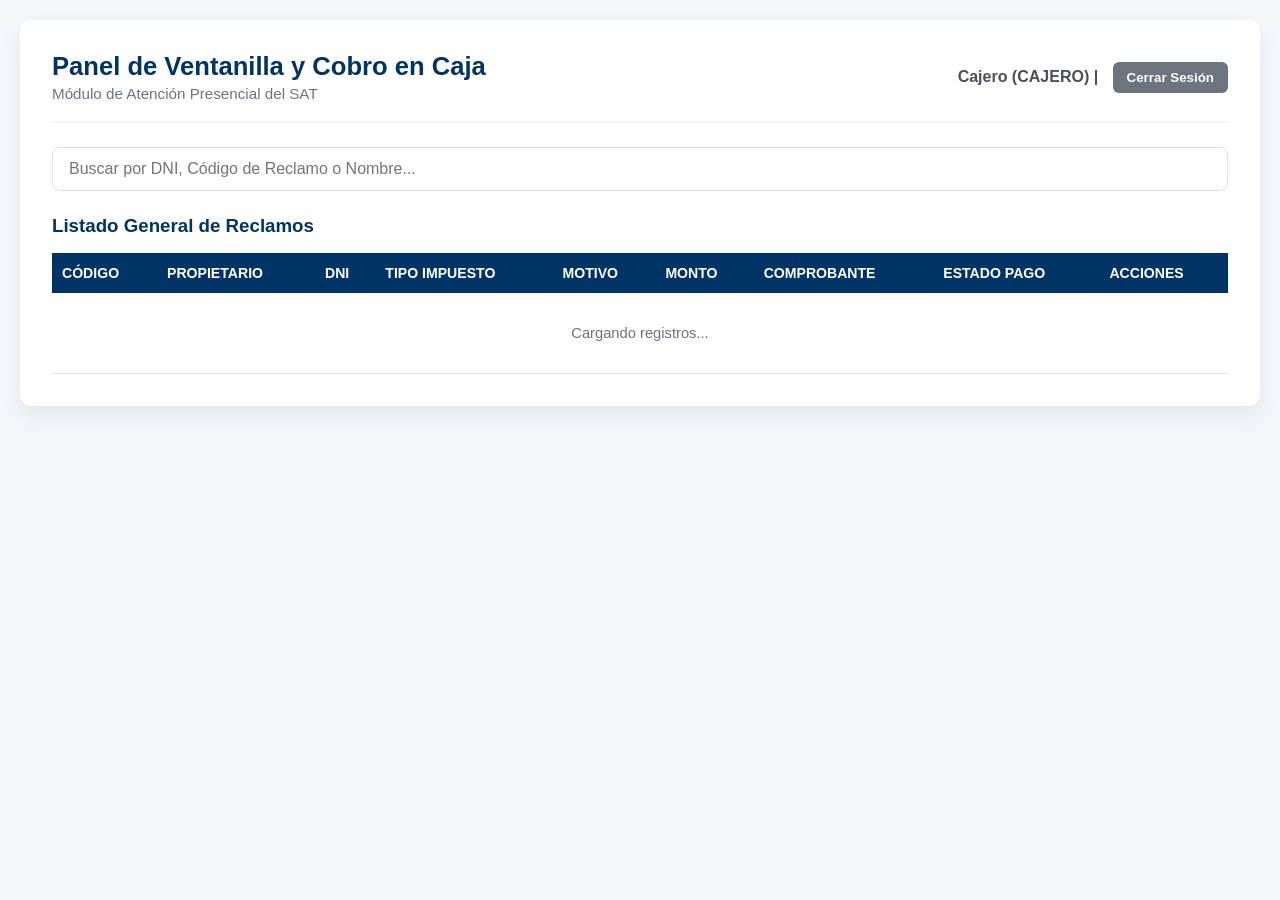
<file: panelcajero.html>
<!DOCTYPE html>
<html lang="es">
<head>
    <meta charset="UTF-8">
    <meta name="viewport" content="width=device-width, initial-scale=1.0">
    <title>Panel de Ventanilla y Caja - SAT Lima</title>
    <link rel="stylesheet" href="css/cajero.css">
    <script type="module" src="js/cajero.js"></script>
</head>
<body>
    <div class="cajero-container">
        <!-- Encabezado del Panel -->
        <header class="cajero-header">
            <div class="header-title">
                <h2>Panel de Ventanilla y Cobro en Caja</h2>
                <p>Módulo de Atención Presencial del SAT</p>
            </div>
            <div class="user-info">
                <span id="cajero-nombre">Cajero (CAJERO)</span> | 
                <button id="btn-cerrar-sesion" class="btn-logout">Cerrar Sesión</button>
            </div>
        </header>

        <!-- Barra de Búsqueda de Reclamos -->
        <section class="search-section">
            <input type="text" id="input-busqueda" placeholder="Buscar por DNI, Código de Reclamo o Nombre...">
        </section>

        <!-- Tabla de Reclamos Tributarios -->
       <!-- Tabla de Reclamos Tributarios -->
<section class="table-section">
    <h3>Listado General de Reclamos</h3>
    <div class="table-responsive">
        <table>
            <thead>
                <tr>
                    <th>CÓDIGO</th>
                    <th>PROPIETARIO</th>
                    <th>DNI</th>
                    <th>TIPO IMPUESTO</th>
                    <th>MOTIVO</th>
                    <th>MONTO</th>
                    <th>COMPROBANTE</th>
                    <th>ESTADO PAGO</th>
                    <th>ACCIONES</th>
                </tr>
            </thead>
            <tbody id="tabla-reclamos-cajero">
                <tr>
                    <td colspan="9" class="loading-cell">Cargando registros...</td>
                </tr>
            </tbody>
        </table>
    </div>
</section>
    </div>
</body>
</html>
</file>
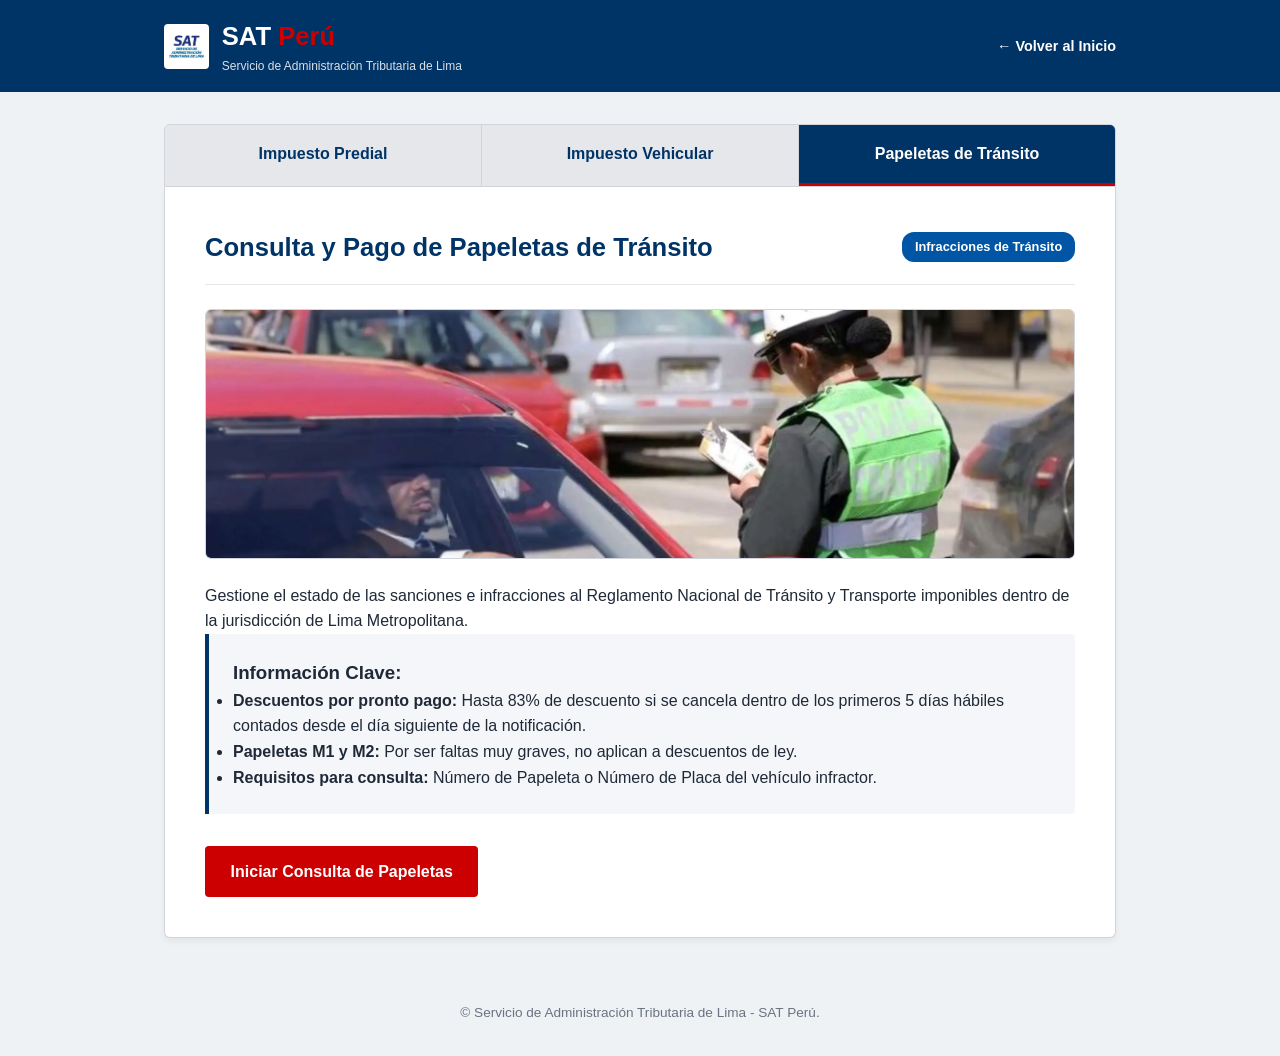
<file: Papeletas.html>
<!DOCTYPE html>
<html lang="es">
<head>
    <meta charset="UTF-8">
    <meta name="viewport" content="width=device-width, initial-scale=1.0">
    <title>Consulta y Pago de Papeletas de Tránsito - SAT Perú</title>
    <link rel="stylesheet" href="css/Papeletas.css">
</head>
<body>

    <header class="sub-header">
        <div class="header-container">
            <div class="brand">
                <div class="img-container logo-container">
                    <img src="img/SAT_logo.jpg" alt="Logo SAT" class="adaptive-img">
                </div>
                <div>
                    <h1>SAT <span>Perú</span></h1>
                    <p class="tagline">Servicio de Administración Tributaria de Lima</p>
                </div>
            </div>
            <nav class="sub-nav">
                <a href="index.html">&larr; Volver al Inicio</a>
            </nav>
        </div>
    </header>

    <main class="page-container">
        <!-- Submenú de Navegación de Trámites -->
        <nav class="subpages-tabs">
            <a href="ImpuestoPredial.html" class="tab-item">Impuesto Predial</a>
            <a href="ImpuestoVehicular.html" class="tab-item">Impuesto Vehicular</a>
            <a href="Papeletas.html" class="tab-item active">Papeletas de Tránsito</a>
        </nav>

        <!-- Tarjeta de Contenido Principal -->
        <section class="content-card">
            <header class="card-header">
                <h2>Consulta y Pago de Papeletas de Tránsito</h2>
                <span class="badge">Infracciones de Tránsito</span>
            </header>

            <!-- Imagen Descriptiva de la Sección -->
            <div class="img-container detail-img-container">
                <img src="img/Papeleta2.jpg" alt="Papeletas e infracciones de tránsito" class="adaptive-img">
            </div>

            <p class="description">
                Gestione el estado de las sanciones e infracciones al Reglamento Nacional de Tránsito y Transporte imponibles dentro de la jurisdicción de Lima Metropolitana.
            </p>

            <div class="info-box">
                <h3>Información Clave:</h3>
                <ul>
                    <li><strong>Descuentos por pronto pago:</strong> Hasta 83% de descuento si se cancela dentro de los primeros 5 días hábiles contados desde el día siguiente de la notificación.</li>
                    <li><strong>Papeletas M1 y M2:</strong> Por ser faltas muy graves, no aplican a descuentos de ley.</li>
                    <li><strong>Requisitos para consulta:</strong> Número de Papeleta o Número de Placa del vehículo infractor.</li>
                </ul>
            </div>

            <div class="action-container">
                <a href="index.html#consultas" class="btn btn-danger">Iniciar Consulta de Papeletas</a>
            </div>
        </section>
    </main>

    <footer class="main-footer">
        <p>&copy; Servicio de Administración Tributaria de Lima - SAT Perú.</p>
    </footer>

</body>
</html>
</file>
<file: css/styles.css>
/* ==========================================================================
   ESTILOS BASE E INDEX PRINCIPAL CON MEJORAS DE CSS3
   ========================================================================== */
:root {
    --primary-color: #003366;
    --secondary-color: #0055a5;
    --accent-color: #cc0000;
    --alert-bg: #ffe6e6;
    --alert-border: #ff4d4d;
    --bg-light: #f4f6f9;
    --text-color: #222222;
    --border-color: #cccccc;
    --white: #ffffff;
}

* {
    margin: 0;
    padding: 0;
    box-sizing: border-box;
}

html {
    scroll-behavior: smooth;
}

body {
    font-family: Arial, Helvetica, sans-serif;
    line-height: 1.6;
    color: var(--text-color);
    background-color: var(--white);
}

/* --------------------------------------------------------------------------
   ADAPTABILIDAD DE IMÁGENES
   -------------------------------------------------------------------------- */
.img-container {
    width: 100%;
    background-color: #e2e8f0;
    position: relative;
    overflow: hidden;
    display: flex;
    justify-content: center;
    align-items: center;
}

.adaptive-img {
    width: 100%;
    height: 100%;
    object-fit: cover;
    display: block;
}

.logo-container {
    width: 50px;
    height: 50px;
    border-radius: 4px;
}

.hero-img-container {
    height: 250px;
    border-radius: 8px;
    margin-top: 1.5rem;
}

.card-img-container {
    height: 180px;
}

.map-img-container {
    height: 300px;
    border-radius: 8px;
    margin-top: 2rem;
    border: 1px solid var(--border-color);
}

/* --------------------------------------------------------------------------
   EFECTO: DEGRADADO EN EL ENCABEZADO
   -------------------------------------------------------------------------- */
.main-header {
    /* Degradado en el encabezado */
    background: linear-gradient(135deg, #002244 0%, var(--primary-color) 50%, var(--secondary-color) 100%);
    color: var(--white);
    position: sticky;
    top: 0;
    z-index: 1000;
    box-shadow: 0 4px 12px rgba(0, 0, 0, 0.25);
}

.header-container {
    max-width: 1200px;
    margin: 0 auto;
    display: flex;
    justify-content: space-between;
    align-items: center;
    padding: 1rem 2rem;
}

.brand {
    display: flex;
    align-items: center;
    gap: 0.8rem;
}

.brand h1 {
    font-size: 1.8rem;
    font-weight: bold;
    line-height: 1;
}

.brand h1 span {
    color: var(--accent-color);
}

.brand .tagline {
    font-size: 0.8rem;
    opacity: 0.9;
}

/* TRANSICIÓN 3: COLOR EN EL MENÚ */
.main-nav ul {
    display: flex;
    list-style: none;
    gap: 1.5rem;
}

.main-nav a {
    color: var(--white);
    text-decoration: none;
    font-weight: bold;
    font-size: 0.95rem;
    /* Transición suave de color */
    transition: color 0.3s ease-in-out, transform 0.2s ease;
}

.main-nav a:hover,
.main-nav a:focus {
    color: #ffcc00;
    transform: translateY(-2px);
}

/* HERO SECTION */
.hero-section {
    background: linear-gradient(180deg, var(--primary-color) 0%, #001f3f 100%);
    color: var(--white);
    padding: 3rem 2rem;
    border-bottom: 4px solid var(--accent-color);
}

.hero-container {
    max-width: 1000px;
    margin: 0 auto;
    display: grid;
    grid-template-columns: 1fr 1fr;
    gap: 2rem;
    align-items: center;
}

.hero-content h2 { font-size: 2rem; margin-bottom: 1rem; }
.hero-content p { font-size: 1rem; margin-bottom: 1.5rem; }

.hero-buttons { display: flex; gap: 1rem; }

.btn {
    display: inline-block;
    padding: 0.75rem 1.5rem;
    font-size: 1rem;
    font-weight: bold;
    text-decoration: none;
    border-radius: 4px;
    border: none;
    cursor: pointer;
}

.btn-primary { background-color: var(--accent-color); color: var(--white); }
.btn-secondary { background-color: var(--white); color: var(--primary-color); }

.section-container {
    max-width: 1200px;
    margin: 0 auto;
    padding: 4rem 2rem;
}

.bg-light { background-color: var(--bg-light); }

.section-title { text-align: center; margin-bottom: 2.5rem; }
.section-title h2 { color: var(--primary-color); font-size: 1.8rem; margin-bottom: 0.5rem; }

/* SERVICIOS / CARDS */
.services-nav-grid {
    display: grid;
    grid-template-columns: repeat(auto-fit, minmax(280px, 1fr));
    gap: 1.5rem;
}

.nav-card {
    background-color: var(--white);
    border: 1px solid var(--border-color);
    border-radius: 6px;
    overflow: hidden;
    text-decoration: none;
    color: var(--text-color);
    box-shadow: 0 2px 5px rgba(0,0,0,0.05);
    transition: transform 0.3s ease, box-shadow 0.3s ease;
    display: flex;
    flex-direction: column;
}

.nav-card:hover {
    transform: translateY(-5px);
    box-shadow: 0 8px 15px rgba(0,0,0,0.15);
}

.card-body { padding: 1.5rem; display: flex; flex-direction: column; flex-grow: 1; }
.card-tag { font-size: 0.75rem; color: var(--secondary-color); font-weight: bold; text-transform: uppercase; margin-bottom: 0.5rem; }
.nav-card h3 { color: var(--primary-color); margin-bottom: 0.8rem; font-size: 1.3rem; }
.nav-card p { font-size: 0.95rem; color: #555555; margin-bottom: 1.5rem; flex-grow: 1; }
.card-link { font-weight: bold; color: var(--accent-color); font-size: 0.9rem; }

/* PASOS */
.steps-grid { display: grid; grid-template-columns: repeat(auto-fit, minmax(220px, 1fr)); gap: 1.5rem; }
.step-card { background-color: var(--white); padding: 1.5rem; border-radius: 6px; border: 1px solid var(--border-color); border-top: 4px solid var(--secondary-color); }
.step-number { display: inline-block; background-color: var(--secondary-color); color: var(--white); width: 32px; height: 32px; border-radius: 50%; line-height: 32px; text-align: center; font-weight: bold; margin-bottom: 0.75rem; }

/* --------------------------------------------------------------------------
   FORMULARIO Y EFECTO: ÍCONO SVG ANIMADO
   -------------------------------------------------------------------------- */
.form-wrapper {
    max-width: 650px;
    margin: 0 auto;
    background-color: var(--white);
    padding: 2rem;
    border-radius: 8px;
    box-shadow: 0 4px 15px rgba(0,0,0,0.08);
    border: 1px solid var(--border-color);
}

/* Ícono SVG Animado */
.svg-alert-icon {
    display: flex;
    justify-content: center;
    margin-bottom: 0.5rem;
    color: var(--accent-color);
}

.svg-alert-icon svg {
    animation: floatIcon 3s ease-in-out infinite;
}

.pulse-dot {
    animation: pulseDot 1.2s infinite alternate;
}

@keyframes floatIcon {
    0%, 100% { transform: translateY(0); }
    50% { transform: translateY(-6px); }
}

@keyframes pulseDot {
    0% { opacity: 0.2; }
    100% { opacity: 1; stroke-width: 3; }
}

.sat-form { display: flex; flex-direction: column; gap: 1.2rem; }
.form-row { display: flex; gap: 1rem; }
.form-group { display: flex; flex-direction: column; flex: 1; }
.form-group label { font-weight: bold; margin-bottom: 0.3rem; font-size: 0.9rem; color: var(--primary-color); }
.form-group input, .form-group select { padding: 0.65rem; border: 1px solid var(--border-color); border-radius: 4px; font-size: 0.95rem; }

/* TRANSICIÓN 2 Y ANIMACIÓN 2: BOTÓN DE CONSULTA ANIMADO */
.animated-btn {
    background-color: var(--primary-color);
    color: var(--white);
    width: 100%;
    padding: 0.85rem;
    /* Transición en el botón de consulta */
    transition: background-color 0.3s ease, transform 0.1s ease, box-shadow 0.3s ease;
    position: relative;
    overflow: hidden;
}

.animated-btn:hover {
    background-color: var(--secondary-color);
    box-shadow: 0 4px 12px rgba(0, 85, 165, 0.3);
}

/* Confirmación animada al presionar (Active State) */
.animated-btn:active {
    transform: scale(0.98);
    background-color: #001f3f;
    animation: clickPulse 0.4s ease-out;
}

@keyframes clickPulse {
    0% { box-shadow: 0 0 0 0 rgba(0, 85, 165, 0.7); }
    100% { box-shadow: 0 0 0 14px rgba(0, 85, 165, 0); }
}

/* --------------------------------------------------------------------------
   RF-33.2: TABLA DE RESULTADOS CON ANIMACIONES Y SOMBRA
   -------------------------------------------------------------------------- */
/* EFECTO 1: SOMBRA EN EL BLOQUE DE RESULTADOS Y ANIMACIÓN 3: APARICIÓN PROGRESIVA */
/* Contenedor de resultados oculto por defecto */
.results-container {
    display: none;
    max-width: 900px;
    margin: 3rem auto 0 auto;
    background-color: var(--white);
    border-radius: 8px;
    padding: 1.5rem;
    box-shadow: 0 10px 25px rgba(0, 0, 0, 0.12);
    border: 1px solid var(--border-color);
}

/* Activación controlada por JavaScript */
.results-container.active {
    display: block;
    animation: fadeInUp 0.8s cubic-bezier(0.16, 1, 0.3, 1) forwards;
}   

@keyframes fadeInUp {
    from {
        opacity: 0;
        transform: translateY(25px);
    }
    to {
        opacity: 1;
        transform: translateY(0);
    }
}

.results-header {
    border-bottom: 2px solid var(--bg-light);
    padding-bottom: 0.8rem;
    margin-bottom: 1.2rem;
}

.results-header h3 { color: var(--primary-color); font-size: 1.3rem; }
.results-header p { font-size: 0.85rem; color: #666; }

.table-responsive {
    overflow-x: auto;
}

.results-table {
    width: 100%;
    border-collapse: collapse;
    text-align: left;
    font-size: 0.95rem;
}

.results-table th {
    background-color: var(--primary-color);
    color: var(--white);
    padding: 0.85rem;
    font-weight: bold;
}

.results-table td {
    padding: 0.85rem;
    border-bottom: 1px solid var(--border-color);
}

/* ANIMACIÓN 1 Y TRANSICIÓN 1: FILAS VENCIDAS CON COLOR DE ALERTA */
.row-vencida {
    background-color: var(--alert-bg);
    /* Transición de color en filas vencidas */
    transition: background-color 0.4s ease, transform 0.2s ease;
    /* Animación de pulsación de alerta continua */
    animation: alertPulse 1s infinite alternate;
}

.row-vencida:hover {
    background-color: #ffcccc;
    transform: scale(1.005);
}

@keyframes alertPulse {
    0% { background-color: #fff0f0; }
    100% { background-color: #ffd6d6; }
}

.row-pendiente {
    transition: background-color 0.3s ease;
}

.row-pendiente:hover {
    background-color: #f9f9f9;
}

/* Badges de estado */
.status-badge {
    padding: 0.25rem 0.6rem;
    border-radius: 12px;
    font-size: 0.8rem;
    font-weight: bold;
}

.status-badge.alert {
    background-color: var(--accent-color);
    color: var(--white);
}

.status-badge.pending {
    background-color: #e6b800;
    color: #111;
}

/* CONTACTO */
.contact-grid { display: grid; grid-template-columns: repeat(auto-fit, minmax(280px, 1fr)); gap: 1.5rem; }
.contact-info, .contact-branches { background-color: var(--white); padding: 1.5rem; border-radius: 6px; border: 1px solid var(--border-color); }
.contact-info h3, .contact-branches h3 { color: var(--primary-color); margin-bottom: 1rem; border-bottom: 2px solid var(--bg-light); padding-bottom: 0.5rem; }
.contact-branches ul { list-style: none; }
.contact-branches li { margin-bottom: 0.6rem; }

.main-footer { background-color: #111111; color: var(--white); text-align: center; padding: 1.5rem; font-size: 0.85rem; }
.main-footer a { color: #66a3ff; text-decoration: none; }

@media (max-width: 768px) {
    .header-container { flex-direction: column; gap: 1rem; text-align: center; }
    .hero-container { grid-template-columns: 1fr; }
    .form-row { flex-direction: column; }
}

/* Estilos para <figure> y <figcaption> */
.map-figure {
    margin-top: 2rem;
    display: flex;
    flex-direction: column;
    align-items: center;
}

.map-figure .map-img-container {
    margin-top: 0;
}

.map-figure figcaption {
    margin-top: 0.6rem;
    font-size: 0.85rem;
    color: #555555;
    font-style: italic;
    text-align: center;
}

/* --------------------------------------------------------------------------
   ESTILOS LOGIN Y REGISTRO
   -------------------------------------------------------------------------- */
.auth-tabs {
    display: flex;
    margin-bottom: 1.5rem;
    border-bottom: 2px solid var(--border-color);
}

.auth-tab {
    flex: 1;
    padding: 0.75rem;
    background: none;
    border: none;
    font-weight: 600;
    color: #666;
    cursor: pointer;
    transition: color 0.3s, border-bottom 0.3s;
}

.auth-tab.active {
    color: var(--primary-color, #003366);
    border-bottom: 3px solid var(--primary-color, #003366);
}

/* =========================================================
   ANIMACIONES Y MEJORAS DE UX (GLOBAL / CONSULTA CIUDADANO)
   ========================================================= */

/* 1. Animación de entrada suave para filas de tablas */
@keyframes fadeInRow {
    from {
        opacity: 0;
        transform: translateY(8px);
    }
    to {
        opacity: 1;
        transform: translateY(0);
    }
}

.tabla-reclamos tbody tr,
.tabla-resultados tbody tr,
#tbody-resultados-consulta tr {
    animation: fadeInRow 0.35s ease-out forwards;
}

/* 2. Microinteracciones para botones */
.btn-primary, .btn-pagar {
    transition: transform 0.15s ease, box-shadow 0.2s ease, background-color 0.2s ease !important;
    will-change: transform;
}

.btn-primary:hover, .btn-pagar:hover {
    transform: translateY(-2px);
    box-shadow: 0 4px 12px rgba(0, 51, 102, 0.25) !important;
}

.btn-primary:active, .btn-pagar:active {
    transform: translateY(0) scale(0.97);
}

/* 3. Badge Pagado en consulta pública */
.badge-pagado {
    transition: all 0.3s ease;
    box-shadow: 0 2px 6px rgba(40, 167, 69, 0.2);
}

/* 1. Asegurar contenedor envolvente con Scroll Horizontal si la pantalla es estrecha */
.tabla-container, 
div:has(> table) {
    width: 100%;
    overflow-x: auto;
    margin-top: 20px;
    border-radius: 8px;
    box-shadow: 0 2px 8px rgba(0, 0, 0, 0.05);
}

/* 2. Formato general de la tabla */
table {
    width: 100% !important;
    max-width: 100%;
    border-collapse: collapse;
    table-layout: auto; /* O fixed si deseas anchos estrictos */
    background-color: #ffffff;
    margin: 0 auto;
}

/* 3. Ajuste de encabezados y celdas */
th, td {
    padding: 12px 10px;
    text-align: center;
    vertical-align: middle;
    font-size: 14px;
    border-bottom: 1px solid #e0e0e0;
    white-space: nowrap; /* Evita que el texto se rompa de forma extraña */
}

/* 4. Estilo de los encabezados (SAT Azul) */
th {
    background-color: #003366;
    color: #ffffff;
    font-weight: 600;
}

/* 5. Asegurar padding adecuado en la primera columna (Monto) */
td:first-child, th:first-child {
    padding-left: 15px;
    text-align: left;
}

/* 6. Espaciado interno para botones de acciones */
td:last-child {
    display: flex;
    justify-content: center;
    gap: 6px;
    padding-right: 15px;
}
</file>
<file: css/ImpuestoPredial.css>
:root {
    --primary-color: #003366;
    --secondary-color: #0055a5;
    --accent-color: #cc0000;
    --bg-light: #f4f6f9;
    --border-color: #d1d5db;
    --white: #ffffff;
    --text-color: #1f2937;
}

* {
    margin: 0;
    padding: 0;
    box-sizing: border-box;
}

body {
    font-family: Arial, Helvetica, sans-serif;
    background-color: #eef2f5;
    color: var(--text-color);
    line-height: 1.6;
}

/* Manejo de Imágenes */
.img-container {
    width: 100%;
    background-color: #e2e8f0;
    overflow: hidden;
    display: flex;
    justify-content: center;
    align-items: center;
}

.adaptive-img {
    width: 100%;
    height: 100%;
    object-fit: cover;
    display: block;
}

.logo-container {
    width: 45px;
    height: 45px;
    border-radius: 4px;
}

.detail-img-container {
    height: 250px;
    border-radius: 6px;
    margin-bottom: 1.5rem;
    border: 1px solid var(--border-color);
}

.sub-header {
    background-color: var(--primary-color);
    color: var(--white);
    padding: 1rem 0;
}

.header-container {
    max-width: 1000px;
    margin: 0 auto;
    padding: 0 1.5rem;
    display: flex;
    justify-content: space-between;
    align-items: center;
}

.brand {
    display: flex;
    align-items: center;
    gap: 0.8rem;
}

.brand h1 { font-size: 1.6rem; }
.brand h1 span { color: var(--accent-color); }
.brand .tagline { font-size: 0.75rem; opacity: 0.85; }

.sub-nav a {
    color: var(--white);
    text-decoration: none;
    font-weight: bold;
    font-size: 0.9rem;
}

.page-container {
    max-width: 1000px;
    margin: 2rem auto;
    padding: 0 1.5rem;
}

/* Pestañas */
.subpages-tabs {
    display: flex;
    background-color: #e5e7eb;
    border-radius: 6px 6px 0 0;
    border: 1px solid var(--border-color);
    overflow: hidden;
}

.tab-item {
    flex: 1;
    text-align: center;
    padding: 1rem;
    text-decoration: none;
    font-weight: bold;
    color: var(--primary-color);
    border-right: 1px solid var(--border-color);
    background-color: #e5e7eb;
}

.tab-item:last-child { border-right: none; }

.tab-item.active {
    background-color: var(--primary-color);
    color: var(--white);
    border-bottom: 3px solid var(--accent-color);
}

.content-card {
    background-color: var(--white);
    border: 1px solid var(--border-color);
    border-top: none;
    border-radius: 0 0 6px 6px;
    padding: 2.5rem;
    box-shadow: 0 4px 6px rgba(0, 0, 0, 0.05);
}

.card-header {
    display: flex;
    justify-content: space-between;
    align-items: center;
    border-bottom: 1px solid #e5e7eb;
    padding-bottom: 1rem;
    margin-bottom: 1.5rem;
}

.card-header h2 {
    color: var(--primary-color);
    font-size: 1.6rem;
}

.badge {
    background-color: var(--secondary-color);
    color: var(--white);
    padding: 0.3rem 0.8rem;
    font-size: 0.8rem;
    border-radius: 12px;
    font-weight: bold;
}

.info-box {
    background-color: var(--bg-light);
    border-left: 4px solid var(--primary-color);
    padding: 1.5rem;
    border-radius: 0 4px 4px 0;
    margin-bottom: 2rem;
}

.btn-danger {
    display: inline-block;
    background-color: var(--accent-color);
    color: var(--white);
    padding: 0.8rem 1.6rem;
    text-decoration: none;
    font-weight: bold;
    border-radius: 4px;
}

.main-footer {
    text-align: center;
    padding: 2rem;
    font-size: 0.85rem;
    color: #6b7280;
}

@media (max-width: 640px) {
    .subpages-tabs { flex-direction: column; }
    .card-header { flex-direction: column; align-items: flex-start; gap: 0.5rem; }
}
</file>
<file: css/ImpuestoVehicular.css>
:root {
    --primary-color: #003366;
    --secondary-color: #0055a5;
    --accent-color: #cc0000;
    --bg-light: #f4f6f9;
    --border-color: #d1d5db;
    --white: #ffffff;
    --text-color: #1f2937;
}

* {
    margin: 0;
    padding: 0;
    box-sizing: border-box;
}

body {
    font-family: Arial, Helvetica, sans-serif;
    background-color: #eef2f5;
    color: var(--text-color);
    line-height: 1.6;
}

/* Manejo de Imágenes */
.img-container {
    width: 100%;
    background-color: #e2e8f0;
    overflow: hidden;
    display: flex;
    justify-content: center;
    align-items: center;
}

.adaptive-img {
    width: 100%;
    height: 100%;
    object-fit: cover;
    display: block;
}

.logo-container {
    width: 45px;
    height: 45px;
    border-radius: 4px;
}

.detail-img-container {
    height: 250px;
    border-radius: 6px;
    margin-bottom: 1.5rem;
    border: 1px solid var(--border-color);
}

.sub-header {
    background-color: var(--primary-color);
    color: var(--white);
    padding: 1rem 0;
}

.header-container {
    max-width: 1000px;
    margin: 0 auto;
    padding: 0 1.5rem;
    display: flex;
    justify-content: space-between;
    align-items: center;
}

.brand {
    display: flex;
    align-items: center;
    gap: 0.8rem;
}

.brand h1 { font-size: 1.6rem; }
.brand h1 span { color: var(--accent-color); }
.brand .tagline { font-size: 0.75rem; opacity: 0.85; }

.sub-nav a {
    color: var(--white);
    text-decoration: none;
    font-weight: bold;
    font-size: 0.9rem;
}

.page-container {
    max-width: 1000px;
    margin: 2rem auto;
    padding: 0 1.5rem;
}

.subpages-tabs {
    display: flex;
    background-color: #e5e7eb;
    border-radius: 6px 6px 0 0;
    border: 1px solid var(--border-color);
    overflow: hidden;
}

.tab-item {
    flex: 1;
    text-align: center;
    padding: 1rem;
    text-decoration: none;
    font-weight: bold;
    color: var(--primary-color);
    border-right: 1px solid var(--border-color);
    background-color: #e5e7eb;
}

.tab-item:last-child { border-right: none; }

.tab-item.active {
    background-color: var(--primary-color);
    color: var(--white);
    border-bottom: 3px solid var(--accent-color);
}

.content-card {
    background-color: var(--white);
    border: 1px solid var(--border-color);
    border-top: none;
    border-radius: 0 0 6px 6px;
    padding: 2.5rem;
    box-shadow: 0 4px 6px rgba(0, 0, 0, 0.05);
}

.card-header {
    display: flex;
    justify-content: space-between;
    align-items: center;
    border-bottom: 1px solid #e5e7eb;
    padding-bottom: 1rem;
    margin-bottom: 1.5rem;
}

.card-header h2 {
    color: var(--primary-color);
    font-size: 1.6rem;
}

.badge {
    background-color: var(--secondary-color);
    color: var(--white);
    padding: 0.3rem 0.8rem;
    font-size: 0.8rem;
    border-radius: 12px;
    font-weight: bold;
}

.info-box {
    background-color: var(--bg-light);
    border-left: 4px solid var(--primary-color);
    padding: 1.5rem;
    border-radius: 0 4px 4px 0;
    margin-bottom: 2rem;
}

.btn-danger {
    display: inline-block;
    background-color: var(--accent-color);
    color: var(--white);
    padding: 0.8rem 1.6rem;
    text-decoration: none;
    font-weight: bold;
    border-radius: 4px;
}

.main-footer {
    text-align: center;
    padding: 2rem;
    font-size: 0.85rem;
    color: #6b7280;
}

@media (max-width: 640px) {
    .subpages-tabs { flex-direction: column; }
    .card-header { flex-direction: column; align-items: flex-start; gap: 0.5rem; }
}
</file>
<file: css/panel.css>
/* ==========================================
   ESTILOS PARA EL PANEL DE GESTIÓN (SAT LIMA)
   ========================================== */

:root {
    --sat-primary: #003366;
    --sat-secondary: #002244;
    --sat-accent: #ffc107;
    --sat-accent-hover: #e0a800;
    --bg-gray: #f4f7f6;
    --text-dark: #2c3e50;
    --border-color: #e0e0e0;
}

body {
    background-color: var(--bg-gray);
    font-family: 'Segoe UI', Tahoma, Geneva, Verdana, sans-serif;
    color: var(--text-dark);
    margin: 0;
    padding: 0;
}

/* Contenedor Principal */
.panel-container {
    max-width: 1200px;
    margin: 40px auto;
    padding: 25px;
    background: #ffffff;
    border-radius: 10px;
    box-shadow: 0 4px 15px rgba(0, 0, 0, 0.08);
}

/* Encabezado del Panel */
.header-panel {
    display: flex;
    justify-content: space-between;
    align-items: center;
    padding-bottom: 20px;
    border-bottom: 2px solid var(--border-color);
    margin-bottom: 25px;
}

.header-panel h2 {
    color: var(--sat-primary);
    margin: 0;
    font-size: 1.6rem;
    font-weight: 700;
}

#info-usuario {
    font-size: 0.95rem;
    color: #555;
}

#info-usuario strong {
    color: var(--sat-primary);
}

/* Botón de Cerrar Sesión */
.btn-logout {
    background-color: #dc3545;
    color: #ffffff;
    padding: 8px 16px;
    border: none;
    border-radius: 5px;
    font-weight: 600;
    cursor: pointer;
    transition: background-color 0.2s ease, transform 0.1s ease;
    margin-left: 10px;
}

.btn-logout:hover {
    background-color: #bd2130;
    transform: translateY(-1px);
}

/* Título de Sección */
.panel-container h3 {
    color: var(--sat-secondary);
    font-size: 1.25rem;
    margin-bottom: 15px;
}

/* Tabla de Reclamos */
.tabla-container {
    overflow-x: auto;
}

.tabla-reclamos {
    width: 100%;
    border-collapse: collapse;
    margin-top: 10px;
    background-color: #ffffff;
    border-radius: 8px;
    overflow: hidden;
    box-shadow: 0 1px 3px rgba(0, 0, 0, 0.05);
}

.tabla-reclamos th, 
.tabla-reclamos td {
    padding: 14px 16px;
    text-align: left;
    font-size: 0.9rem;
    border-bottom: 1px solid var(--border-color);
}

.tabla-reclamos th {
    background-color: var(--sat-primary);
    color: #ffffff;
    font-weight: 600;
    text-transform: uppercase;
    letter-spacing: 0.5px;
}

.tabla-reclamos tbody tr:hover {
    background-color: #f8f9fa;
}

/* Insignias de Estado (Badges) */
.badge {
    display: inline-block;
    padding: 5px 10px;
    border-radius: 12px;
    font-size: 0.75rem;
    font-weight: 700;
    text-align: center;
    letter-spacing: 0.3px;
}

.badge-registrado {
    background-color: #fff3cd;
    color: #856404;
    border: 1px solid #ffeeba;
}

.badge-atendido {
    background-color: #d4edda;
    color: #155724;
    border: 1px solid #c3e6cb;
}

.badge-rechazado {
    background-color: #f8d7da;
    color: #721c24;
    border: 1px solid #f5c6cb;
}

/* Botones de Acción en la Tabla */
.btn-accion {
    padding: 6px 12px;
    font-size: 0.82rem;
    font-weight: 600;
    border-radius: 4px;
    cursor: pointer;
    border: none;
    transition: all 0.2s ease;
    display: inline-flex;
    align-items: center;
    gap: 4px;
}

.btn-editar {
    background-color: var(--sat-accent);
    color: #212529;
}

.btn-editar:hover {
    background-color: var(--sat-accent-hover);
}

.btn-eliminar {
    background-color: #6c757d;
    color: #ffffff;
}

.btn-eliminar:hover {
    background-color: #495057;
}

/* Ajuste Responsivo para Dispositivos Móviles */
@media (max-width: 768px) {
    .header-panel {
        flex-direction: column;
        align-items: flex-start;
        gap: 15px;
    }
    
    .panel-container {
        margin: 15px;
        padding: 15px;
    }
}

/* =========================================================
   ANIMACIONES Y MEJORAS EN PANEL DE EMPLEADOS
   ========================================================= */

/* Entrada fluida de filas al refrescar cada 15 segundos */
#tabla-cuerpo tr {
    animation: fadeInRow 0.3s ease-out forwards;
}

/* Efectos en botones de acción */
.btn-accion {
    transition: transform 0.15s ease, box-shadow 0.2s ease !important;
}

.btn-editar:hover {
    transform: translateY(-1px);
    box-shadow: 0 3px 8px rgba(255, 193, 7, 0.3) !important;
}

.btn-eliminar:hover {
    transform: translateY(-1px);
    box-shadow: 0 3px 8px rgba(220, 53, 69, 0.3) !important;
}

.btn-accion:active {
    transform: scale(0.95);
}

/* Respiración sutil en badge PENDIENTE */
@keyframes pulseWarning {
    0% { box-shadow: 0 0 0 0 rgba(255, 193, 7, 0.4); }
    70% { box-shadow: 0 0 0 6px rgba(255, 193, 7, 0); }
    100% { box-shadow: 0 0 0 0 rgba(255, 193, 7, 0); }
}

.badge-pendiente {
    animation: pulseWarning 2.5s infinite;
}
</file>
<file: css/cajero.css>
/* =========================================================
   PANEL DE CAJERO / VENTANILLA - SAT LIMA
   ========================================================= */

:root {
    --sat-blue: #003366;
    --sat-green: #28a745;
    --sat-green-hover: #218838;
    --sat-gray-bg: #f4f7fa;
    --sat-border: #dcdfe6;
}

body {
    background-color: var(--sat-gray-bg);
    font-family: 'Segoe UI', Tahoma, Geneva, Verdana, sans-serif;
    margin: 0;
    padding: 20px;
    color: #333;
}

.cajero-container {
    max-width: 1200px;
    margin: 0 auto;
    background: #ffffff;
    padding: 2rem;
    border-radius: 12px;
    box-shadow: 0 10px 25px rgba(0, 51, 102, 0.08);
}

.cajero-header {
    display: flex;
    justify-content: space-between;
    align-items: center;
    border-bottom: 2px solid var(--sat-gray-bg);
    padding-bottom: 1.2rem;
    margin-bottom: 1.5rem;
}

.header-title h2 {
    color: var(--sat-blue);
    margin: 0 0 4px 0;
    font-size: 1.6rem;
}

.header-title p {
    margin: 0;
    color: #6c757d;
    font-size: 0.95rem;
}

.user-info {
    font-weight: 600;
    color: #495057;
}

.btn-logout {
    background: #6c757d;
    color: white;
    border: none;
    padding: 8px 14px;
    border-radius: 6px;
    cursor: pointer;
    font-weight: 600;
    margin-left: 10px;
}

.btn-logout:hover {
    background: #5a6268;
}

/* Búsqueda */
.search-section {
    margin-bottom: 1.5rem;
}

.search-section input {
    width: 100%;
    padding: 12px 16px;
    font-size: 1rem;
    border: 1px solid var(--sat-border);
    border-radius: 8px;
    box-sizing: border-box;
    outline: none;
}

.search-section input:focus {
    border-color: var(--sat-blue);
    box-shadow: 0 0 0 3px rgba(0, 51, 102, 0.12);
}

/* Estilos de Tabla */
.table-section h3 {
    color: var(--sat-blue);
    margin-bottom: 1rem;
}

.table-responsive {
    overflow-x: auto;
}

table {
    width: 100%;
    border-collapse: collapse;
    background: white;
}

th {
    background-color: var(--sat-blue);
    color: white;
    padding: 12px 10px;
    font-size: 0.88rem;
    text-align: left;
    text-transform: uppercase;
}

td {
    padding: 12px 10px;
    border-bottom: 1px solid var(--sat-border);
    font-size: 0.92rem;
}

tr:hover {
    background-color: #f8fafc;
}

.loading-cell {
    text-align: center;
    padding: 2rem;
    color: #6c757d;
}

/* Badges de Estado */
.badge-pago {
    padding: 6px 12px;
    border-radius: 20px;
    font-weight: 700;
    font-size: 0.8rem;
    display: inline-block;
}

.badge-pendiente {
    background-color: #fff3cd;
    color: #856404;
}

.badge-pagado {
    background-color: #d4edda;
    color: #155724;
}

/* Botón Cobrar en Caja */
.btn-cobrar {
    background-color: var(--sat-green);
    color: white;
    border: none;
    padding: 8px 14px;
    font-size: 0.88rem;
    font-weight: 700;
    border-radius: 6px;
    cursor: pointer;
    transition: background-color 0.2s;
}

.btn-cobrar:hover {
    background-color: var(--sat-green-hover);
}

/* =========================================================
   ANIMACIONES Y MEJORAS EN PANEL DE CAJERO
   ========================================================= */

/* Entrada suave de filas al filtrar con el buscador ILIKE */
#tabla-reclamos-cajero tr {
    animation: fadeInRow 0.3s ease-out forwards;
}

/* Botón Cobrar en Caja */
.btn-cobrar {
    transition: all 0.2s cubic-bezier(0.25, 0.8, 0.25, 1) !important;
}

.btn-cobrar:hover {
    transform: translateY(-2px);
    box-shadow: 0 4px 10px rgba(40, 167, 69, 0.3) !important;
}

.btn-cobrar:active {
    transform: translateY(0) scale(0.96);
}
</file>
<file: css/Papeletas.css>
:root {
    --primary-color: #003366;
    --secondary-color: #0055a5;
    --accent-color: #cc0000;
    --bg-light: #f4f6f9;
    --border-color: #d1d5db;
    --white: #ffffff;
    --text-color: #1f2937;
}

* {
    margin: 0;
    padding: 0;
    box-sizing: border-box;
}

body {
    font-family: Arial, Helvetica, sans-serif;
    background-color: #eef2f5;
    color: var(--text-color);
    line-height: 1.6;
}

/* Manejo de Imágenes */
.img-container {
    width: 100%;
    background-color: #e2e8f0;
    overflow: hidden;
    display: flex;
    justify-content: center;
    align-items: center;
}

.adaptive-img {
    width: 100%;
    height: 100%;
    object-fit: cover;
    display: block;
}

.logo-container {
    width: 45px;
    height: 45px;
    border-radius: 4px;
}

.detail-img-container {
    height: 250px;
    border-radius: 6px;
    margin-bottom: 1.5rem;
    border: 1px solid var(--border-color);
}

.sub-header {
    background-color: var(--primary-color);
    color: var(--white);
    padding: 1rem 0;
}

.header-container {
    max-width: 1000px;
    margin: 0 auto;
    padding: 0 1.5rem;
    display: flex;
    justify-content: space-between;
    align-items: center;
}

.brand {
    display: flex;
    align-items: center;
    gap: 0.8rem;
}

.brand h1 { font-size: 1.6rem; }
.brand h1 span { color: var(--accent-color); }
.brand .tagline { font-size: 0.75rem; opacity: 0.85; }

.sub-nav a {
    color: var(--white);
    text-decoration: none;
    font-weight: bold;
    font-size: 0.9rem;
}

.page-container {
    max-width: 1000px;
    margin: 2rem auto;
    padding: 0 1.5rem;
}

.subpages-tabs {
    display: flex;
    background-color: #e5e7eb;
    border-radius: 6px 6px 0 0;
    border: 1px solid var(--border-color);
    overflow: hidden;
}

.tab-item {
    flex: 1;
    text-align: center;
    padding: 1rem;
    text-decoration: none;
    font-weight: bold;
    color: var(--primary-color);
    border-right: 1px solid var(--border-color);
    background-color: #e5e7eb;
}

.tab-item:last-child { border-right: none; }

.tab-item.active {
    background-color: var(--primary-color);
    color: var(--white);
    border-bottom: 3px solid var(--accent-color);
}

.content-card {
    background-color: var(--white);
    border: 1px solid var(--border-color);
    border-top: none;
    border-radius: 0 0 6px 6px;
    padding: 2.5rem;
    box-shadow: 0 4px 6px rgba(0, 0, 0, 0.05);
}

.card-header {
    display: flex;
    justify-content: space-between;
    align-items: center;
    border-bottom: 1px solid #e5e7eb;
    padding-bottom: 1rem;
    margin-bottom: 1.5rem;
}

.card-header h2 {
    color: var(--primary-color);
    font-size: 1.6rem;
}

.badge {
    background-color: var(--secondary-color);
    color: var(--white);
    padding: 0.3rem 0.8rem;
    font-size: 0.8rem;
    border-radius: 12px;
    font-weight: bold;
}

.info-box {
    background-color: var(--bg-light);
    border-left: 4px solid var(--primary-color);
    padding: 1.5rem;
    border-radius: 0 4px 4px 0;
    margin-bottom: 2rem;
}

.btn-danger {
    display: inline-block;
    background-color: var(--accent-color);
    color: var(--white);
    padding: 0.8rem 1.6rem;
    text-decoration: none;
    font-weight: bold;
    border-radius: 4px;
}

.main-footer {
    text-align: center;
    padding: 2rem;
    font-size: 0.85rem;
    color: #6b7280;
}

@media (max-width: 640px) {
    .subpages-tabs { flex-direction: column; }
    .card-header { flex-direction: column; align-items: flex-start; gap: 0.5rem; }
}
</file>
